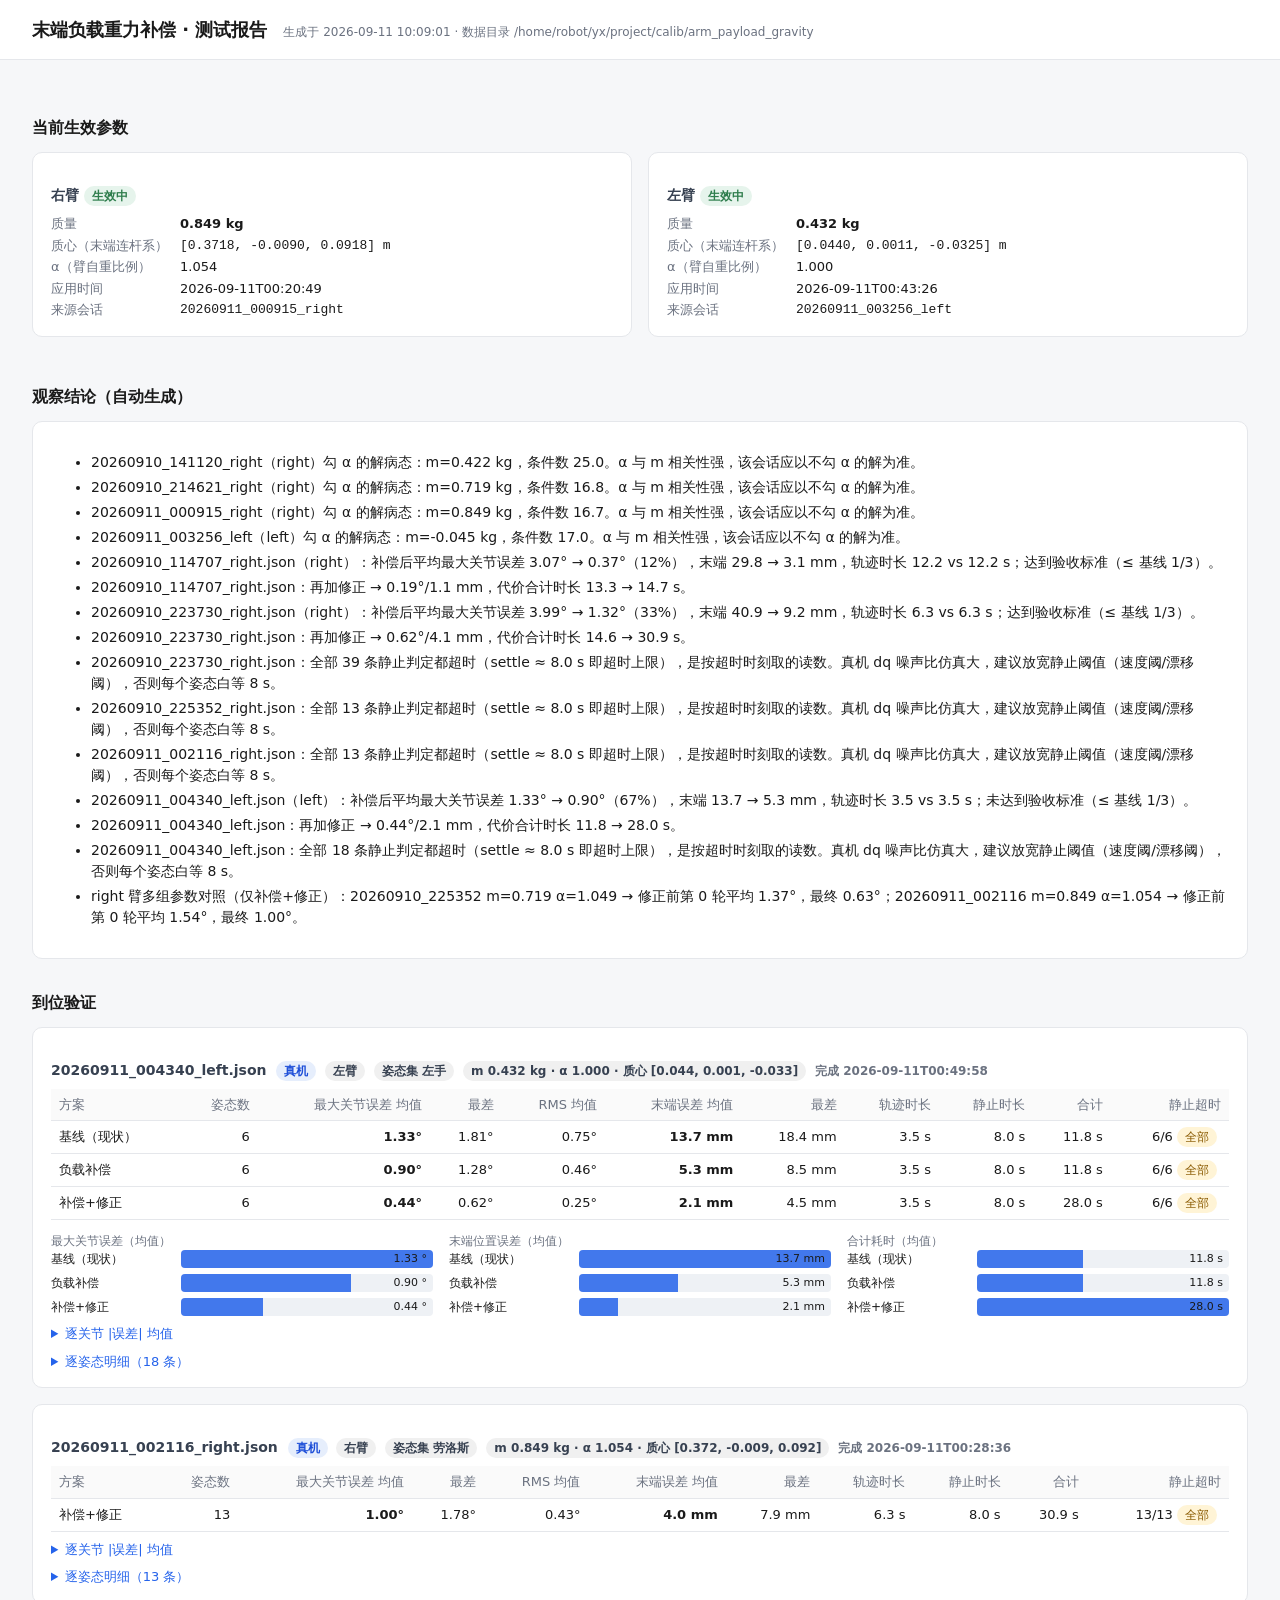
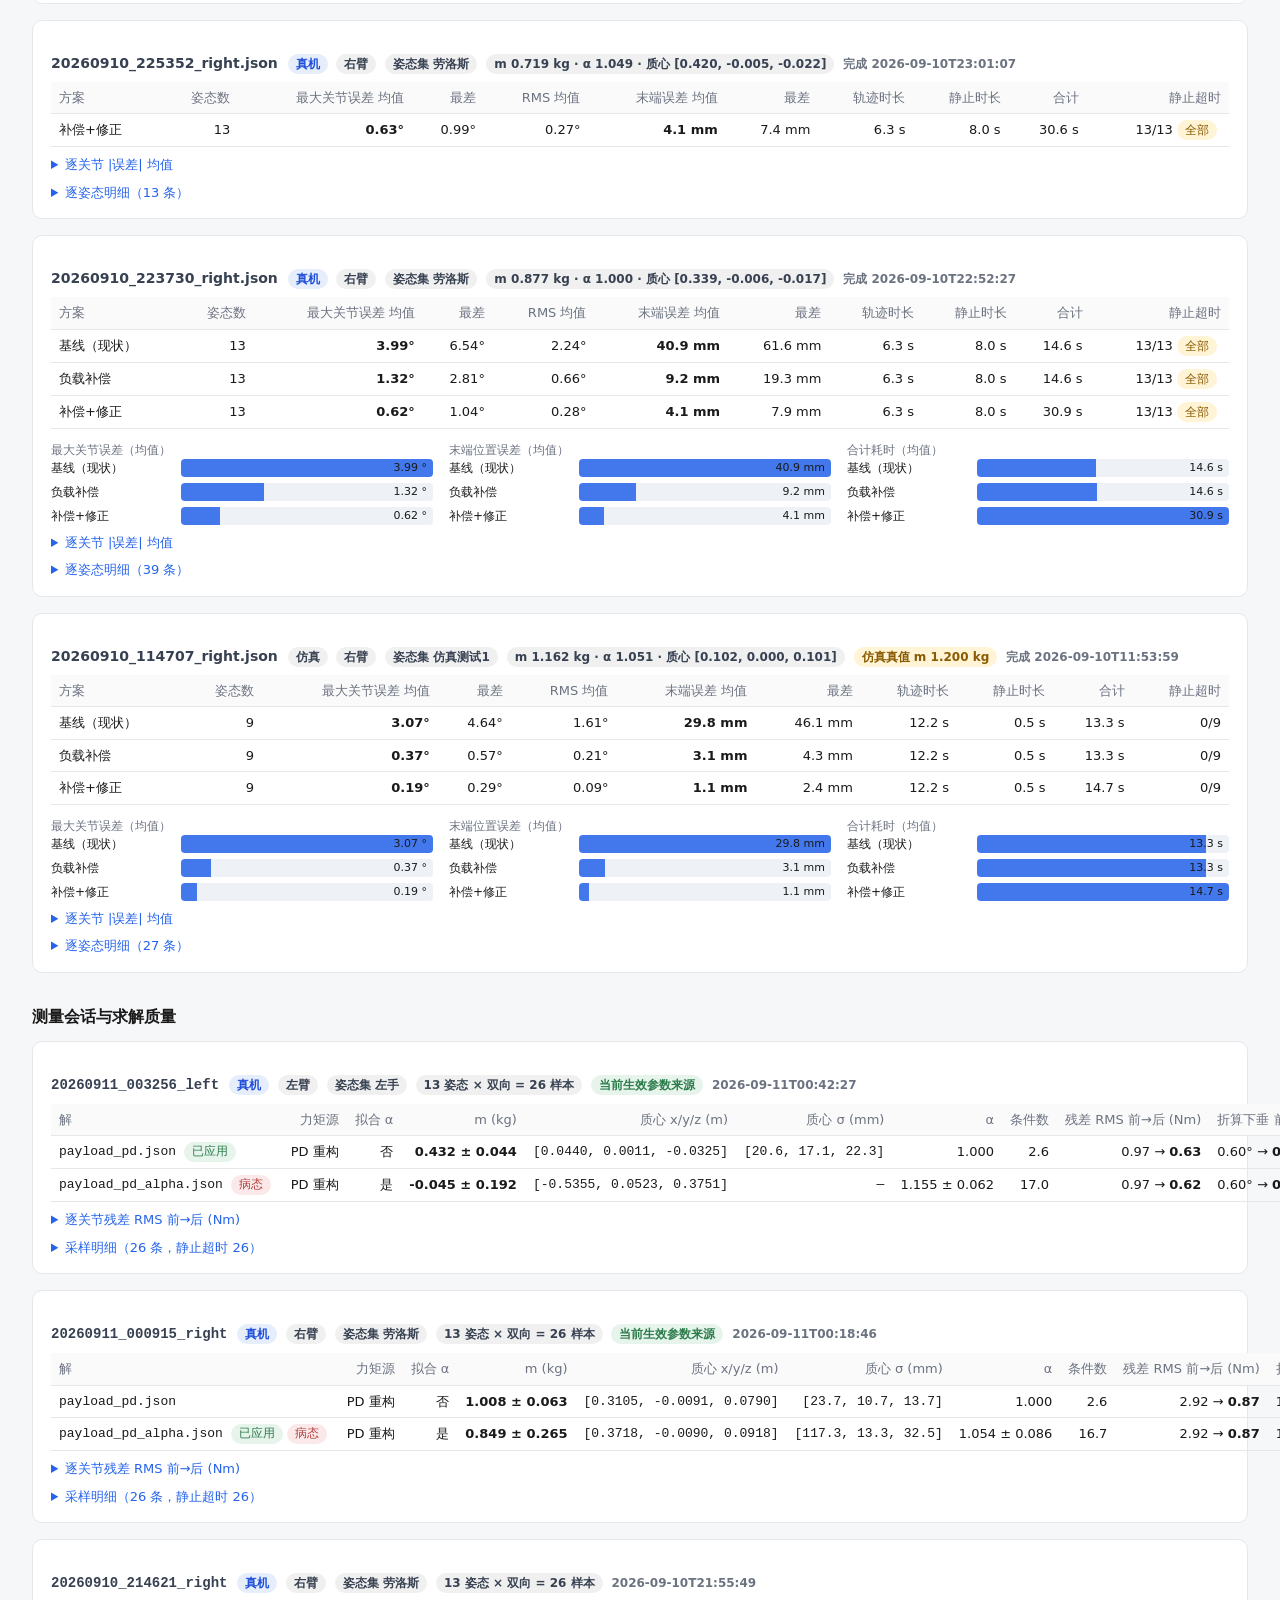
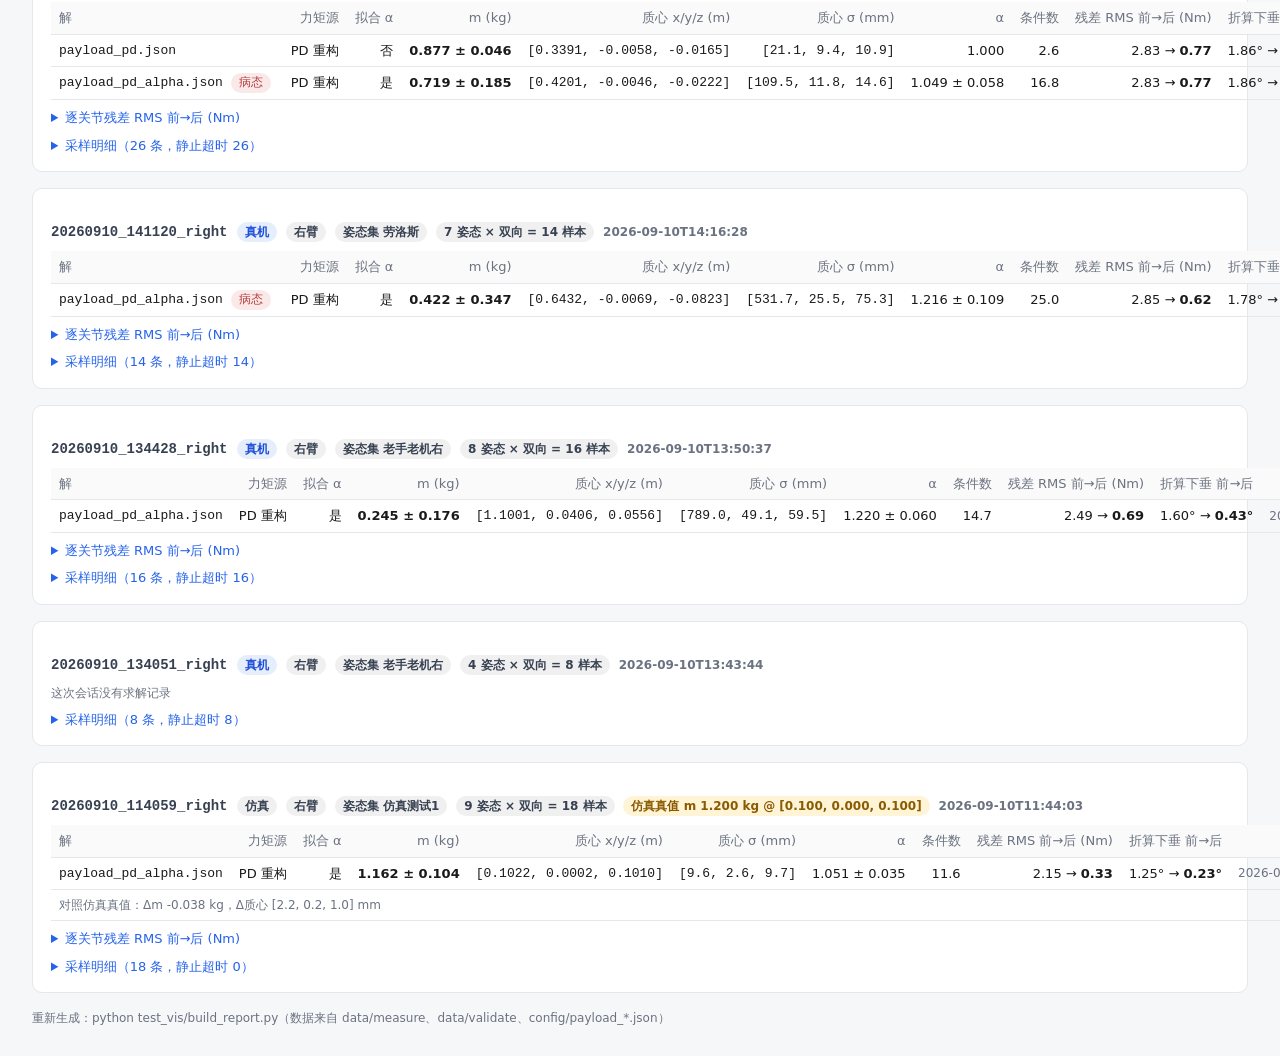
<file: test_vis/report.html>
<!doctype html>
<html lang="zh"><head><meta charset="utf-8">
<title>末端负载重力补偿 — 测试报告</title>
<style>
:root{--bg:#f6f7f9;--card:#fff;--ink:#1a1a1a;--mute:#6b7280;--line:#e5e7eb;--ok:#2e9d5b;--warn:#c98a00;--bad:#d64545;--blue:#2563eb}
*{box-sizing:border-box}body{margin:0;background:var(--bg);color:var(--ink);font:14px/1.5 system-ui,-apple-system,"PingFang SC","Microsoft YaHei",sans-serif}
header{background:#fff;border-bottom:1px solid var(--line);padding:16px 32px;display:flex;align-items:baseline;gap:16px;flex-wrap:wrap}
header h1{margin:0;font-size:18px}header .mute{color:var(--mute);font-size:12px}
main{max-width:1280px;margin:0 auto;padding:24px 32px}
h2{font-size:16px;margin:32px 0 12px}h3{font-size:14px;margin:16px 0 8px;color:#374151}
.card{background:var(--card);border:1px solid var(--line);border-radius:10px;padding:16px 18px;margin-bottom:16px}
table{border-collapse:collapse;width:100%;font-size:13px}th,td{padding:6px 8px;border-bottom:1px solid var(--line);text-align:right;white-space:nowrap}
th{color:var(--mute);font-weight:500;background:#fafafa}td:first-child,th:first-child{text-align:left}
.tag{display:inline-block;padding:1px 8px;border-radius:999px;font-size:12px;background:#f0f0f0;color:#374151;margin-right:4px}
.tag.ok{background:#e6f4ec;color:#2e7d4c}.tag.warn{background:#fff4d6;color:#8a5a00}.tag.bad{background:#fbe9e9;color:#b23b3b}.tag.blue{background:#e6eefc;color:#1d4ed8}
.grid{display:grid;grid-template-columns:repeat(auto-fit,minmax(340px,1fr));gap:16px}
.bar{position:relative;height:18px;background:#eef1f5;border-radius:4px;overflow:hidden}
.bar>i{position:absolute;left:0;top:0;bottom:0;background:var(--blue);opacity:.85}.bar>b{position:absolute;right:6px;top:0;font-size:11px;font-weight:500;line-height:18px}
.bars{display:grid;grid-template-columns:120px 1fr;gap:6px 10px;align-items:center;font-size:12px}
details{margin-top:8px}summary{cursor:pointer;color:var(--blue);font-size:13px}
.kv{display:grid;grid-template-columns:auto 1fr;gap:2px 12px;font-size:13px}.kv div:nth-child(odd){color:var(--mute)}
.small{font-size:12px;color:var(--mute)}ul.find li{margin:4px 0}
.sparks{display:flex;gap:2px;align-items:flex-end;height:28px}.sparks i{display:block;width:6px;background:#93c5fd;border-radius:1px}
.sparks i.to{background:#f59e0b}
.mono{font-family:ui-monospace,Menlo,Consolas,monospace}
</style></head><body>
<header><h1>末端负载重力补偿 · 测试报告</h1><span class="mute" id="meta"></span></header>
<main>
<section><h2>当前生效参数</h2><div class="grid" id="applied"></div></section>
<section><h2>观察结论（自动生成）</h2><div class="card"><ul class="find" id="findings"></ul></div></section>
<section><h2>到位验证</h2><div id="validations"></div></section>
<section><h2>测量会话与求解质量</h2><div id="sessions"></div></section>
<p class="small" id="foot"></p>
</main>
<script id="data" type="application/json">{"generated_at": "2026-09-11 10:09:01", "root": "/home/robot/yx/project/calib/arm_payload_gravity", "applied": {"left": {"mass_kg": 0.432, "com_m": [0.044, 0.0011, -0.0325], "alpha": 1.0, "arm": "left", "applied_at": "2026-09-11T00:43:26", "source_session": "20260911_003256_left"}, "right": {"mass_kg": 0.849, "com_m": [0.3718, -0.009, 0.0918], "alpha": 1.054, "arm": "right", "applied_at": "2026-09-11T00:20:49", "source_session": "20260911_000915_right"}}, "sessions": [{"session": "20260910_114059_right", "arm": "right", "controller": "sim", "poseset": "仿真测试1", "created": "2026-09-10T11:44:03", "n_samples": 18, "n_poses": 9, "opts": {"bidirectional": true, "approach_delta_rad": 0.06, "dwell_s": 0.6, "avg_frames": 25, "return_home": true}, "payload_during_measure": {"mass_kg": 0.0, "com_m": [0.0, 0.0, 0.0], "alpha": 1.0}, "sim_truth": {"payload_mass": 1.2, "payload_com": [0.1, 0.0, 0.1], "arm_mass_scale": 1.04, "friction_scale": 1.0, "tau_noise": 0.03, "q_noise": 5e-05}, "samples": [{"name": "p00", "approach": "+", "settle_s": 0.38656186899970635, "timed_out": false, "err_max_deg": 3.8625391968130707}, {"name": "p00", "approach": "-", "settle_s": 0.39592162200005987, "timed_out": false, "err_max_deg": 3.221246547066804}, {"name": "p01", "approach": "+", "settle_s": 0.38592707400039217, "timed_out": false, "err_max_deg": 4.6520925115680285}, {"name": "p01", "approach": "-", "settle_s": 0.39018298799965123, "timed_out": false, "err_max_deg": 3.854479623796824}, {"name": "p02", "approach": "+", "settle_s": 0.3868830960000196, "timed_out": false, "err_max_deg": 2.7977390621338225}, {"name": "p02", "approach": "-", "settle_s": 0.4377945739997813, "timed_out": false, "err_max_deg": 2.7586528175757477}, {"name": "p03", "approach": "+", "settle_s": 0.3838920939997479, "timed_out": false, "err_max_deg": 2.7788105227222193}, {"name": "p03", "approach": "-", "settle_s": 0.398181988000033, "timed_out": false, "err_max_deg": 2.3760579586041675}, {"name": "p04", "approach": "+", "settle_s": 0.39133766099985223, "timed_out": false, "err_max_deg": 2.304628754721913}, {"name": "p04", "approach": "-", "settle_s": 0.3823011989998122, "timed_out": false, "err_max_deg": 2.2070157117783165}, {"name": "p05", "approach": "+", "settle_s": 0.3995688160002828, "timed_out": false, "err_max_deg": 2.199334664645977}, {"name": "p05", "approach": "-", "settle_s": 0.3942852079999284, "timed_out": false, "err_max_deg": 1.9968891175350842}, {"name": "p06", "approach": "+", "settle_s": 0.3873288570002842, "timed_out": false, "err_max_deg": 2.613597582641743}, {"name": "p06", "approach": "-", "settle_s": 0.388347736000469, "timed_out": false, "err_max_deg": 2.034786469336841}, {"name": "p07", "approach": "+", "settle_s": 0.39335258600021916, "timed_out": false, "err_max_deg": 3.870638833823227}, {"name": "p07", "approach": "-", "settle_s": 0.3847930109996014, "timed_out": false, "err_max_deg": 4.563532722457454}, {"name": "p08", "approach": "+", "settle_s": 0.38632369300012215, "timed_out": false, "err_max_deg": 2.5577588887375944}, {"name": "p08", "approach": "-", "settle_s": 0.38244070100063254, "timed_out": false, "err_max_deg": 3.0804281829016515}], "solves": [{"source": "pd", "fit_alpha": true, "n_samples": 18, "mass_kg": 1.1619948781093983, "mass_std_kg": 0.1040984507018259, "com_m": [0.10224099821719212, 0.00023468450849007432, 0.10103231498409049], "com_std_m": [0.00960414301092605, 0.002568268338835107, 0.009667078220030493], "alpha": 1.051112534533991, "alpha_std": 0.03450214519257749, "regressor_cond": 11.571252979805585, "residual_rms_before_nm": 2.150866209066292, "residual_rms_after_nm": 0.3345196847197177, "residual_per_joint_before_nm": [3.1623854030821468, 3.2575434717258407, 2.356225018178608, 2.013053829307344, 0.6915179264335415, 1.0821826284086629, 0.719589395088319], "residual_per_joint_after_nm": [0.4957439233635966, 0.4952322664922364, 0.32480026716373817, 0.32518501735530336, 0.10823976734508568, 0.24834941482074047, 0.08759630579630283], "sag_est_before_deg": 1.251151345288958, "sag_est_after_deg": 0.22751935975741622, "solved_at": "2026-09-10T11:45:01", "sim_error": {"mass_kg": -0.03800512189060168, "com_mm": [2.2409982171921197, 0.23468450849007433, 1.0323149840904822]}, "file": "payload_pd_alpha.json", "per_sample_rms_nm": {"p00+": 0.4121299422796626, "p00-": 0.4083763354489236, "p01+": 0.3355076961855477, "p01-": 0.3189777297355619, "p02+": 0.3082795299306862, "p02-": 0.3354651369847276, "p03+": 0.34664898152593404, "p03-": 0.30947560250874084, "p04+": 0.32798300317405876, "p04-": 0.33550311719555603, "p05+": 0.29850055944106174, "p05-": 0.3087789053865805, "p06+": 0.3273597824393906, "p06-": 0.32154553912636136, "p07+": 0.32444001371642617, "p07-": 0.3237794260316993, "p08+": 0.3027560482639969, "p08-": 0.35059865728004036}}], "is_applied_source": false}, {"session": "20260910_134051_right", "arm": "right", "controller": "h2", "poseset": "老手老机右", "created": "2026-09-10T13:43:44", "n_samples": 8, "n_poses": 4, "opts": {"bidirectional": true, "approach_delta_rad": 0.06, "dwell_s": 0.6, "avg_frames": 25, "return_home": true}, "payload_during_measure": {"mass_kg": 0.0, "com_m": [0.0, 0.0, 0.0], "alpha": 1.0}, "sim_truth": null, "samples": [{"name": "p00", "approach": "+", "settle_s": 8.008794633000036, "timed_out": true, "err_max_deg": 3.0886465449403944}, {"name": "p00", "approach": "-", "settle_s": 8.008944980000024, "timed_out": true, "err_max_deg": 2.2589623180076117}, {"name": "p01", "approach": "+", "settle_s": 8.010213384999986, "timed_out": true, "err_max_deg": 9.914549057084384}, {"name": "p01", "approach": "-", "settle_s": 8.00808298600009, "timed_out": true, "err_max_deg": 9.855467920763774}, {"name": "p02", "approach": "+", "settle_s": 8.000220272000092, "timed_out": true, "err_max_deg": 2.947806537241793}, {"name": "p02", "approach": "-", "settle_s": 8.002563585000075, "timed_out": true, "err_max_deg": 3.337042379426794}, {"name": "p03", "approach": "+", "settle_s": 8.008410877000074, "timed_out": true, "err_max_deg": 11.825027915875918}, {"name": "p03", "approach": "-", "settle_s": 8.002677823999989, "timed_out": true, "err_max_deg": 3.915849857014157}], "solves": [], "is_applied_source": false}, {"session": "20260910_134428_right", "arm": "right", "controller": "h2", "poseset": "老手老机右", "created": "2026-09-10T13:50:37", "n_samples": 16, "n_poses": 8, "opts": {"bidirectional": true, "approach_delta_rad": 0.06, "dwell_s": 0.6, "avg_frames": 25, "return_home": true}, "payload_during_measure": {"mass_kg": 0.0, "com_m": [0.0, 0.0, 0.0], "alpha": 1.0}, "sim_truth": null, "samples": [{"name": "p00", "approach": "+", "settle_s": 8.008640955999908, "timed_out": true, "err_max_deg": 3.0451894663461885}, {"name": "p00", "approach": "-", "settle_s": 8.001055119999933, "timed_out": true, "err_max_deg": 2.2455751472343866}, {"name": "p01", "approach": "+", "settle_s": 8.011305307000043, "timed_out": true, "err_max_deg": 4.958007134905776}, {"name": "p01", "approach": "-", "settle_s": 8.026777210999967, "timed_out": true, "err_max_deg": 2.4731157082003947}, {"name": "p02", "approach": "+", "settle_s": 8.007996523999964, "timed_out": true, "err_max_deg": 2.950248329870073}, {"name": "p02", "approach": "-", "settle_s": 8.002667618000032, "timed_out": true, "err_max_deg": 3.3514617625383374}, {"name": "p03", "approach": "+", "settle_s": 8.013923679999948, "timed_out": true, "err_max_deg": 4.858231547368327}, {"name": "p03", "approach": "-", "settle_s": 8.019716070999948, "timed_out": true, "err_max_deg": 3.8089130002738525}, {"name": "p04", "approach": "+", "settle_s": 8.002570930000047, "timed_out": true, "err_max_deg": 3.5915334862032315}, {"name": "p04", "approach": "-", "settle_s": 8.01609754499998, "timed_out": true, "err_max_deg": 2.7917319947730785}, {"name": "p05", "approach": "+", "settle_s": 8.017396393000013, "timed_out": true, "err_max_deg": 3.2875084195099133}, {"name": "p05", "approach": "-", "settle_s": 8.003797338000027, "timed_out": true, "err_max_deg": 2.614598182480257}, {"name": "p06", "approach": "+", "settle_s": 8.000171145000081, "timed_out": true, "err_max_deg": 3.8664228018521283}, {"name": "p06", "approach": "-", "settle_s": 8.019849196999985, "timed_out": true, "err_max_deg": 2.4609854030201204}, {"name": "p07", "approach": "+", "settle_s": 8.023202031999972, "timed_out": true, "err_max_deg": 4.152126843416201}, {"name": "p07", "approach": "-", "settle_s": 8.01140936000013, "timed_out": true, "err_max_deg": 2.0915748840392445}], "solves": [{"source": "pd", "fit_alpha": true, "n_samples": 16, "mass_kg": 0.24531693946835526, "mass_std_kg": 0.1757396118276807, "com_m": [1.1001200585008701, 0.04063658031688613, 0.0556239302963038], "com_std_m": [0.7889638028497362, 0.04905147287360797, 0.05953687413548291], "alpha": 1.2200973336436958, "alpha_std": 0.05951447961739454, "regressor_cond": 14.68433241001092, "residual_rms_before_nm": 2.4852764558890588, "residual_rms_after_nm": 0.692452559260217, "residual_per_joint_before_nm": [4.898030644005847, 0.5920491744493328, 1.8799166013866095, 2.8020786418904096, 1.617588737244262, 1.1407934172827394, 1.8950548629278268], "residual_per_joint_after_nm": [1.430485347860222, 0.2371931178589101, 0.27781222740041783, 0.5803554070005256, 0.5913861564200005, 0.6072016255549935, 0.3485132565197252], "sag_est_before_deg": 1.6027415458699026, "sag_est_after_deg": 0.43490102616028137, "solved_at": "2026-09-10T13:52:07", "sim_error": null, "file": "payload_pd_alpha.json", "per_sample_rms_nm": {"p00+": 0.6063929528688629, "p00-": 0.4791695588772795, "p01+": 1.3135218631088916, "p01-": 0.6580369475259751, "p02+": 0.4418507820354717, "p02-": 0.527455664173505, "p03+": 0.7602225681222063, "p03-": 0.3940669895577871, "p04+": 0.6423722639882483, "p04-": 0.38068625690912794, "p05+": 0.4697453119572855, "p05-": 0.9562960609855787, "p06+": 0.7595031830685254, "p06-": 0.5451435150129927, "p07+": 0.825029662081704, "p07-": 0.6797678850409082}}], "is_applied_source": false}, {"session": "20260910_141120_right", "arm": "right", "controller": "h2", "poseset": "劳洛斯", "created": "2026-09-10T14:16:28", "n_samples": 14, "n_poses": 7, "opts": {"bidirectional": true, "approach_delta_rad": 0.06, "dwell_s": 1.5, "avg_frames": 25, "return_home": true}, "payload_during_measure": {"mass_kg": 0.0, "com_m": [0.0, 0.0, 0.0], "alpha": 1.0}, "sim_truth": null, "samples": [{"name": "p00", "approach": "+", "settle_s": 8.019264121000106, "timed_out": true, "err_max_deg": 1.1564172664773527}, {"name": "p00", "approach": "-", "settle_s": 8.003478663999886, "timed_out": true, "err_max_deg": 1.296435542586343}, {"name": "p01", "approach": "+", "settle_s": 8.004434203000073, "timed_out": true, "err_max_deg": 2.6265957665664645}, {"name": "p01", "approach": "-", "settle_s": 8.014455188999818, "timed_out": true, "err_max_deg": 1.900811327624447}, {"name": "p02", "approach": "+", "settle_s": 8.011580001999846, "timed_out": true, "err_max_deg": 4.85521455227155}, {"name": "p02", "approach": "-", "settle_s": 8.012764267999955, "timed_out": true, "err_max_deg": 3.381580748273789}, {"name": "p03", "approach": "+", "settle_s": 8.015657219999866, "timed_out": true, "err_max_deg": 4.906306045850531}, {"name": "p03", "approach": "-", "settle_s": 8.01694594799983, "timed_out": true, "err_max_deg": 3.9136336726375585}, {"name": "p04", "approach": "+", "settle_s": 8.014419662999899, "timed_out": true, "err_max_deg": 3.888612862495597}, {"name": "p04", "approach": "-", "settle_s": 8.007929366000099, "timed_out": true, "err_max_deg": 3.018845177825356}, {"name": "p05", "approach": "+", "settle_s": 8.009903758999826, "timed_out": true, "err_max_deg": 3.3679171335169262}, {"name": "p05", "approach": "-", "settle_s": 8.020369108000068, "timed_out": true, "err_max_deg": 3.0241427580595865}, {"name": "p06", "approach": "+", "settle_s": 8.00983652099967, "timed_out": true, "err_max_deg": 5.532403753098471}, {"name": "p06", "approach": "-", "settle_s": 8.021904789000018, "timed_out": true, "err_max_deg": 3.989436698835911}], "solves": [{"source": "pd", "fit_alpha": true, "n_samples": 14, "mass_kg": 0.4216815189798346, "mass_std_kg": 0.34717338375043344, "com_m": [0.6431652607356, -0.0068782375607750225, -0.08227002604656147], "com_std_m": [0.5316859354052915, 0.025543469926918035, 0.07532870780671902], "alpha": 1.2156555698599005, "alpha_std": 0.10925514991855868, "regressor_cond": 25.016386951975814, "residual_rms_before_nm": 2.8544019912384666, "residual_rms_after_nm": 0.6185142267413447, "residual_per_joint_before_nm": [5.22670545200869, 2.938843429415067, 1.3223130574235558, 3.53627259066726, 1.0281848570342882, 2.2213368233543576, 0.912571897478425], "residual_per_joint_after_nm": [1.210617078173109, 0.41677865366382044, 0.3341168345343472, 0.32759433447394937, 0.658899384697726, 0.5043559690864887, 0.3621399382130985], "sag_est_before_deg": 1.784292894108201, "sag_est_after_deg": 0.40522649154762247, "solved_at": "2026-09-10T14:38:23", "sim_error": null, "file": "payload_pd_alpha.json", "per_sample_rms_nm": {"p00+": 0.4990044187242765, "p00-": 0.511303719933967, "p01+": 0.4422982917891694, "p01-": 0.46773218582413606, "p02+": 0.7340915275495121, "p02-": 0.4463263194423945, "p03+": 0.5153197169759688, "p03-": 0.55750875101819, "p04+": 0.861949593111891, "p04-": 0.9835813367944609, "p05+": 0.49329191610882667, "p05-": 0.45277476497319097, "p06+": 0.8230477270729025, "p06-": 0.5295214992200278}}], "is_applied_source": false}, {"session": "20260910_214621_right", "arm": "right", "controller": "h2", "poseset": "劳洛斯", "created": "2026-09-10T21:55:49", "n_samples": 26, "n_poses": 13, "opts": {"bidirectional": true, "approach_delta_rad": 0.06, "dwell_s": 0.6, "avg_frames": 25, "return_home": true}, "payload_during_measure": {"mass_kg": 0.0, "com_m": [0.0, 0.0, 0.0], "alpha": 1.0}, "sim_truth": null, "samples": [{"name": "p00", "approach": "+", "settle_s": 8.001573336000007, "timed_out": true, "err_max_deg": 1.2106165250886964}, {"name": "p00", "approach": "-", "settle_s": 8.00351229399999, "timed_out": true, "err_max_deg": 0.917749364433326}, {"name": "p01", "approach": "+", "settle_s": 8.005385697000037, "timed_out": true, "err_max_deg": 2.803063949057499}, {"name": "p01", "approach": "-", "settle_s": 8.004451127999971, "timed_out": true, "err_max_deg": 2.0463797343103436}, {"name": "p02", "approach": "+", "settle_s": 8.001309343000003, "timed_out": true, "err_max_deg": 4.065173401165345}, {"name": "p02", "approach": "-", "settle_s": 8.01650061500004, "timed_out": true, "err_max_deg": 3.9704489226610233}, {"name": "p03", "approach": "+", "settle_s": 8.020847274000005, "timed_out": true, "err_max_deg": 4.9639255216887594}, {"name": "p03", "approach": "-", "settle_s": 8.016290124000022, "timed_out": true, "err_max_deg": 3.9971293201463793}, {"name": "p04", "approach": "+", "settle_s": 8.023259629999984, "timed_out": true, "err_max_deg": 3.857363039495496}, {"name": "p04", "approach": "-", "settle_s": 8.017384494999988, "timed_out": true, "err_max_deg": 2.9848564489680802}, {"name": "p05", "approach": "+", "settle_s": 8.007433096, "timed_out": true, "err_max_deg": 3.5549476811865164}, {"name": "p05", "approach": "-", "settle_s": 8.015940276000038, "timed_out": true, "err_max_deg": 2.871364232931095}, {"name": "p06", "approach": "+", "settle_s": 8.004010526999991, "timed_out": true, "err_max_deg": 5.214533579315248}, {"name": "p06", "approach": "-", "settle_s": 8.019910519000007, "timed_out": true, "err_max_deg": 3.9581851682885176}, {"name": "p07", "approach": "+", "settle_s": 8.006315822000033, "timed_out": true, "err_max_deg": 4.566039227161444}, {"name": "p07", "approach": "-", "settle_s": 8.017060417000039, "timed_out": true, "err_max_deg": 4.462698465019151}, {"name": "p08", "approach": "+", "settle_s": 8.00477889199999, "timed_out": true, "err_max_deg": 3.917279854925213}, {"name": "p08", "approach": "-", "settle_s": 8.019870985000011, "timed_out": true, "err_max_deg": 2.938124426079695}, {"name": "p09", "approach": "+", "settle_s": 8.000261922999925, "timed_out": true, "err_max_deg": 3.8540680819274242}, {"name": "p09", "approach": "-", "settle_s": 8.00192558599997, "timed_out": true, "err_max_deg": 2.764610789395006}, {"name": "p10", "approach": "+", "settle_s": 8.019900280999991, "timed_out": true, "err_max_deg": 2.8780147955025406}, {"name": "p10", "approach": "-", "settle_s": 8.001348749000044, "timed_out": true, "err_max_deg": 2.14051397737301}, {"name": "p11", "approach": "+", "settle_s": 8.004337533000012, "timed_out": true, "err_max_deg": 3.589929580747611}, {"name": "p11", "approach": "-", "settle_s": 8.007546219000005, "timed_out": true, "err_max_deg": 4.2533048742423425}, {"name": "p12", "approach": "+", "settle_s": 8.004524864000018, "timed_out": true, "err_max_deg": 2.699501616124944}, {"name": "p12", "approach": "-", "settle_s": 8.014194484999962, "timed_out": true, "err_max_deg": 4.962376109121583}], "solves": [{"source": "pd", "fit_alpha": false, "n_samples": 26, "mass_kg": 0.8766128853209597, "mass_std_kg": 0.04576744356834537, "com_m": [0.3390723135378149, -0.005818635055893937, -0.01651662196061657], "com_std_m": [0.02113227981600832, 0.009430105507213299, 0.010929519254968557], "alpha": 1.0, "alpha_std": null, "regressor_cond": 2.577207544920314, "residual_rms_before_nm": 2.827930471494701, "residual_rms_after_nm": 0.7720937918261714, "residual_per_joint_before_nm": [4.6055236437064595, 3.4206974325964454, 1.6120456401129089, 3.477229218076902, 1.2849495157776896, 1.9685085954949697, 1.68889927871881], "residual_per_joint_after_nm": [1.659751484913645, 0.560827426952968, 0.3513600240613549, 0.38975781354875183, 0.6010511314076163, 0.500468605769686, 0.4652988947781251], "sag_est_before_deg": 1.8617989311277963, "sag_est_after_deg": 0.4560147924523115, "solved_at": "2026-09-10T22:37:20", "sim_error": null, "file": "payload_pd.json", "per_sample_rms_nm": {"p00+": 0.5253494903347115, "p00-": 0.5074542099302698, "p01+": 0.5281453868985158, "p01-": 0.4507352646649375, "p02+": 0.47772456987809514, "p02-": 0.48245188045485493, "p03+": 0.7788459593238684, "p03-": 0.5810138662909754, "p04+": 1.054672956111245, "p04-": 0.7248748599377616, "p05+": 0.8199274771441488, "p05-": 0.2874665371414404, "p06+": 0.8651619025930376, "p06-": 0.5269367488329606, "p07+": 1.1632139386456177, "p07-": 0.5395584287892632, "p08+": 1.0908820472363132, "p08-": 0.4880171086144691, "p09+": 1.095395956629603, "p09-": 0.45025835572308603, "p10+": 0.337352551557676, "p10-": 0.595983531690324, "p11+": 0.8328808829935996, "p11-": 0.7406379222661555, "p12+": 0.5236268398793131, "p12-": 1.7886593814527578}}, {"source": "pd", "fit_alpha": true, "n_samples": 26, "mass_kg": 0.7185653023013322, "mass_std_kg": 0.18536105738362443, "com_m": [0.4201455057109114, -0.004606344898449622, -0.022175833574731664], "com_std_m": [0.10947374524259289, 0.011823034238651959, 0.014615665460706055], "alpha": 1.0492016897497891, "alpha_std": 0.05761232837792535, "regressor_cond": 16.80884941329057, "residual_rms_before_nm": 2.827930471494701, "residual_rms_after_nm": 0.7689454647761201, "residual_per_joint_before_nm": [4.6055236437064595, 3.4206974325964454, 1.6120456401129089, 3.477229218076902, 1.2849495157776896, 1.9685085954949697, 1.68889927871881], "residual_per_joint_after_nm": [1.6509728581399397, 0.5551457668423722, 0.3541541750172477, 0.3991182791533271, 0.6013715793118956, 0.5015916566598165, 0.4550594982739016], "sag_est_before_deg": 1.8617989311277963, "sag_est_after_deg": 0.45511569104309096, "solved_at": "2026-09-10T22:53:37", "sim_error": null, "file": "payload_pd_alpha.json", "per_sample_rms_nm": {"p00+": 0.5257089972293522, "p00-": 0.5096527891394191, "p01+": 0.5370957479450204, "p01-": 0.4498628287538415, "p02+": 0.4802743675224021, "p02-": 0.46959290828966654, "p03+": 0.7685049303104607, "p03-": 0.5809935220106746, "p04+": 1.0475753681046198, "p04-": 0.7346809683263823, "p05+": 0.8137670430864027, "p05-": 0.2948284256385034, "p06+": 0.8521821872618575, "p06-": 0.5216656263347129, "p07+": 1.170615003278311, "p07-": 0.5237217933704098, "p08+": 1.0679100759582756, "p08-": 0.5052239021423471, "p09+": 1.1152740081046644, "p09-": 0.47878301500794673, "p10+": 0.3326279893106794, "p10-": 0.5772791664386897, "p11+": 0.8509786862239274, "p11-": 0.7322218081765591, "p12+": 0.5239119803390028, "p12-": 1.7578907975222269}}], "is_applied_source": false}, {"session": "20260911_000915_right", "arm": "right", "controller": "h2", "poseset": "劳洛斯", "created": "2026-09-11T00:18:46", "n_samples": 26, "n_poses": 13, "opts": {"bidirectional": true, "approach_delta_rad": 0.06, "dwell_s": 0.6, "avg_frames": 25, "return_home": true}, "payload_during_measure": {"mass_kg": 0.0, "com_m": [0.0, 0.0, 0.0], "alpha": 1.0}, "sim_truth": null, "samples": [{"name": "p00", "approach": "+", "settle_s": 8.007104827000148, "timed_out": true, "err_max_deg": 1.9230180621257202}, {"name": "p00", "approach": "-", "settle_s": 8.021929225999884, "timed_out": true, "err_max_deg": 2.3136434109479196}, {"name": "p01", "approach": "+", "settle_s": 8.018104456000401, "timed_out": true, "err_max_deg": 3.6443300162971806}, {"name": "p01", "approach": "-", "settle_s": 8.000088800000412, "timed_out": true, "err_max_deg": 3.730267456434281}, {"name": "p02", "approach": "+", "settle_s": 8.006233702999452, "timed_out": true, "err_max_deg": 4.5793346739582725}, {"name": "p02", "approach": "-", "settle_s": 8.002911626000241, "timed_out": true, "err_max_deg": 4.602284109569515}, {"name": "p03", "approach": "+", "settle_s": 8.013308685000084, "timed_out": true, "err_max_deg": 4.9243753112998006}, {"name": "p03", "approach": "-", "settle_s": 8.013331606000065, "timed_out": true, "err_max_deg": 4.156795237279182}, {"name": "p04", "approach": "+", "settle_s": 8.00424573700002, "timed_out": true, "err_max_deg": 3.1332417516163766}, {"name": "p04", "approach": "-", "settle_s": 8.003183975999491, "timed_out": true, "err_max_deg": 2.9296269822691263}, {"name": "p05", "approach": "+", "settle_s": 8.019187404999684, "timed_out": true, "err_max_deg": 3.6843421999178227}, {"name": "p05", "approach": "-", "settle_s": 8.023753630999636, "timed_out": true, "err_max_deg": 2.9592441949873916}, {"name": "p06", "approach": "+", "settle_s": 8.000172324999767, "timed_out": true, "err_max_deg": 5.819510754859957}, {"name": "p06", "approach": "-", "settle_s": 8.011942536000788, "timed_out": true, "err_max_deg": 5.194999238289011}, {"name": "p07", "approach": "+", "settle_s": 8.015609787999892, "timed_out": true, "err_max_deg": 4.618221872420341}, {"name": "p07", "approach": "-", "settle_s": 8.006426423999983, "timed_out": true, "err_max_deg": 4.179780477288471}, {"name": "p08", "approach": "+", "settle_s": 8.012631382999643, "timed_out": true, "err_max_deg": 3.8458702271527296}, {"name": "p08", "approach": "-", "settle_s": 8.005471171999488, "timed_out": true, "err_max_deg": 3.7527579273755656}, {"name": "p09", "approach": "+", "settle_s": 8.013298905999363, "timed_out": true, "err_max_deg": 3.5152019066355815}, {"name": "p09", "approach": "-", "settle_s": 8.01230267200026, "timed_out": true, "err_max_deg": 3.3345265228567773}, {"name": "p10", "approach": "+", "settle_s": 8.017729750000399, "timed_out": true, "err_max_deg": 3.425271749918765}, {"name": "p10", "approach": "-", "settle_s": 8.029305599000509, "timed_out": true, "err_max_deg": 2.6818799193116076}, {"name": "p11", "approach": "+", "settle_s": 8.02017224500014, "timed_out": true, "err_max_deg": 4.065430275290974}, {"name": "p11", "approach": "-", "settle_s": 8.011850034000418, "timed_out": true, "err_max_deg": 3.5707785846349545}, {"name": "p12", "approach": "+", "settle_s": 8.033407646999876, "timed_out": true, "err_max_deg": 2.6692882743313926}, {"name": "p12", "approach": "-", "settle_s": 8.00580023099974, "timed_out": true, "err_max_deg": 3.4875079978698516}], "solves": [{"source": "pd", "fit_alpha": false, "n_samples": 26, "mass_kg": 1.008180879342729, "mass_std_kg": 0.06324436119765457, "com_m": [0.3104990604271335, -0.009068330080213256, 0.0790186308875042], "com_std_m": [0.023723853281239375, 0.010743002274948357, 0.013672221399485467], "alpha": 1.0, "alpha_std": null, "regressor_cond": 2.5641023520888027, "residual_rms_before_nm": 2.9236521502791377, "residual_rms_after_nm": 0.872509099972018, "residual_per_joint_before_nm": [5.136268655624456, 3.1229558165923614, 1.802125073795605, 3.4222709453534534, 1.3025876654638708, 2.023781463809387, 1.716993095849294], "residual_per_joint_after_nm": [1.698901298616, 1.0897912909770298, 0.5146635549545369, 0.4144226332897361, 0.5205874935629627, 0.6351081404793276, 0.37946784326321453], "sag_est_before_deg": 1.9426512106445417, "sag_est_after_deg": 0.5190023930904283, "solved_at": "2026-09-11T00:20:25", "sim_error": null, "file": "payload_pd.json", "per_sample_rms_nm": {"p00+": 0.7478310522336966, "p00-": 1.0140029280983418, "p01+": 0.7988768084340764, "p01-": 0.9124440329972153, "p02+": 0.6158582773776198, "p02-": 0.6060564620423625, "p03+": 0.7131399057664012, "p03-": 0.8573099179423319, "p04+": 0.7204692911151893, "p04-": 1.1619071012345108, "p05+": 1.0009446488837237, "p05-": 0.7729234541919229, "p06+": 1.166213219244195, "p06-": 0.9157343036413114, "p07+": 0.9177119052497494, "p07-": 1.1033316724059927, "p08+": 0.6834667302116297, "p08-": 0.7221402990022675, "p09+": 0.9543685298761437, "p09-": 0.6817790664149352, "p10+": 0.9347447795548668, "p10-": 0.9362645915233972, "p11+": 1.0913931910576207, "p11-": 0.8631718037742336, "p12+": 0.7218651437142558, "p12-": 0.6680398388399104}}, {"source": "pd", "fit_alpha": true, "n_samples": 26, "mass_kg": 0.8487954216020321, "mass_std_kg": 0.2649681512383061, "com_m": [0.3717951103600982, -0.008969248641540802, 0.09178415993131024], "com_std_m": [0.11732301691078255, 0.013333882409416601, 0.03252757389216254], "alpha": 1.0535840744360383, "alpha_std": 0.08560671655440551, "regressor_cond": 16.682886179897594, "residual_rms_before_nm": 2.9236521502791377, "residual_rms_after_nm": 0.8746994828191064, "residual_per_joint_before_nm": [5.136268655624456, 3.1229558165923614, 1.802125073795605, 3.4222709453534534, 1.3025876654638708, 2.023781463809387, 1.716993095849294], "residual_per_joint_after_nm": [1.6831745734990804, 1.1338531922211315, 0.5084051216002448, 0.41037509894821855, 0.5209855838535667, 0.6315919926804985, 0.37386719168274163], "sag_est_before_deg": 1.9426512106445417, "sag_est_after_deg": 0.5178024783497688, "solved_at": "2026-09-11T00:20:45", "sim_error": null, "file": "payload_pd_alpha.json", "per_sample_rms_nm": {"p00+": 0.7506053899867565, "p00-": 1.016883528267439, "p01+": 0.8073119961868346, "p01-": 0.9160459161830399, "p02+": 0.6040871365041738, "p02-": 0.5972834418868129, "p03+": 0.6937193547042027, "p03-": 0.8590080155487297, "p04+": 0.712408873192894, "p04-": 1.1740260027211973, "p05+": 0.9884360875726306, "p05-": 0.7765404577484832, "p06+": 1.1360076977146498, "p06-": 0.8877281198071001, "p07+": 0.9186242120445139, "p07-": 1.1386491719772556, "p08+": 0.6678569985135245, "p08-": 0.7721991134608788, "p09+": 0.9612487219316271, "p09-": 0.723991866355185, "p10+": 0.933696793985306, "p10-": 0.9261347317726047, "p11+": 1.0932682519688046, "p11-": 0.887461402999111, "p12+": 0.7539826034784591, "p12-": 0.6381597503053509}}], "is_applied_source": true}, {"session": "20260911_003256_left", "arm": "left", "controller": "h2", "poseset": "左手", "created": "2026-09-11T00:42:27", "n_samples": 26, "n_poses": 13, "opts": {"bidirectional": true, "approach_delta_rad": 0.06, "dwell_s": 0.6, "avg_frames": 25, "return_home": true}, "payload_during_measure": {"mass_kg": 0.0, "com_m": [0.0, 0.0, 0.0], "alpha": 1.0}, "sim_truth": null, "samples": [{"name": "p00", "approach": "+", "settle_s": 8.021306913999979, "timed_out": true, "err_max_deg": 0.8453815507323733}, {"name": "p00", "approach": "-", "settle_s": 8.012279919999855, "timed_out": true, "err_max_deg": 0.8017752007785732}, {"name": "p01", "approach": "+", "settle_s": 8.015116843000214, "timed_out": true, "err_max_deg": 1.0022403830597058}, {"name": "p01", "approach": "-", "settle_s": 8.002358968999943, "timed_out": true, "err_max_deg": 1.0040171890168068}, {"name": "p02", "approach": "+", "settle_s": 8.017841514999418, "timed_out": true, "err_max_deg": 1.9914442993321415}, {"name": "p02", "approach": "-", "settle_s": 8.018690666999646, "timed_out": true, "err_max_deg": 1.0720103370419225}, {"name": "p03", "approach": "+", "settle_s": 8.001590193000084, "timed_out": true, "err_max_deg": 1.9751576842962397}, {"name": "p03", "approach": "-", "settle_s": 8.012467242999264, "timed_out": true, "err_max_deg": 1.4951763856573486}, {"name": "p04", "approach": "+", "settle_s": 8.016791050999927, "timed_out": true, "err_max_deg": 1.7704482574695826}, {"name": "p04", "approach": "-", "settle_s": 8.018733175000307, "timed_out": true, "err_max_deg": 1.1076660926846353}, {"name": "p05", "approach": "+", "settle_s": 8.023063122000167, "timed_out": true, "err_max_deg": 2.060317875680136}, {"name": "p05", "approach": "-", "settle_s": 8.02218356100002, "timed_out": true, "err_max_deg": 1.4427425424332343}, {"name": "p06", "approach": "+", "settle_s": 8.022115437999673, "timed_out": true, "err_max_deg": 1.7775209172623017}, {"name": "p06", "approach": "-", "settle_s": 8.00884188100099, "timed_out": true, "err_max_deg": 1.1813307800848136}, {"name": "p07", "approach": "+", "settle_s": 8.010293498000465, "timed_out": true, "err_max_deg": 1.3291589310885499}, {"name": "p07", "approach": "-", "settle_s": 8.014358678999997, "timed_out": true, "err_max_deg": 1.2962295959904098}, {"name": "p08", "approach": "+", "settle_s": 8.018238102000396, "timed_out": true, "err_max_deg": 1.1236973957957757}, {"name": "p08", "approach": "-", "settle_s": 8.015106258000742, "timed_out": true, "err_max_deg": 1.059801913758678}, {"name": "p09", "approach": "+", "settle_s": 8.010177840000324, "timed_out": true, "err_max_deg": 1.5435218074178922}, {"name": "p09", "approach": "-", "settle_s": 8.002202702999057, "timed_out": true, "err_max_deg": 1.3525603517360414}, {"name": "p10", "approach": "+", "settle_s": 8.006902638999236, "timed_out": true, "err_max_deg": 1.133725948410599}, {"name": "p10", "approach": "-", "settle_s": 8.019033390999539, "timed_out": true, "err_max_deg": 1.0580569009661203}, {"name": "p11", "approach": "+", "settle_s": 8.001204811000207, "timed_out": true, "err_max_deg": 0.7832725445609945}, {"name": "p11", "approach": "-", "settle_s": 8.005614056999548, "timed_out": true, "err_max_deg": 1.5107687709769546}, {"name": "p12", "approach": "+", "settle_s": 8.00782431100015, "timed_out": true, "err_max_deg": 0.8816092024856153}, {"name": "p12", "approach": "-", "settle_s": 8.017010961999404, "timed_out": true, "err_max_deg": 1.0800521886567305}], "solves": [{"source": "pd", "fit_alpha": false, "n_samples": 26, "mass_kg": 0.4320659969220626, "mass_std_kg": 0.043985606858202034, "com_m": [0.044029253437672576, 0.001095593358134807, -0.032521752962895396], "com_std_m": [0.020567667620928938, 0.017108285871163555, 0.022333152977610484], "alpha": 1.0, "alpha_std": null, "regressor_cond": 2.559051363014272, "residual_rms_before_nm": 0.9746534170695285, "residual_rms_after_nm": 0.6263274893291063, "residual_per_joint_before_nm": [1.8391217780071907, 1.2260589635159704, 0.6612739026792314, 0.8107091427949609, 0.6301005728442839, 0.4486188294432719, 0.26690337741074893], "residual_per_joint_after_nm": [0.9719782278585447, 0.7119022791412771, 0.6367500197445919, 0.534151558402982, 0.6174496849178281, 0.41887785891372153, 0.21676043842267168], "sag_est_before_deg": 0.5980123743090366, "sag_est_after_deg": 0.422605949407088, "solved_at": "2026-09-11T00:43:21", "sim_error": null, "file": "payload_pd.json", "per_sample_rms_nm": {"p00+": 0.5701258423022343, "p00-": 0.4366315386869466, "p01+": 0.44310822112777787, "p01-": 0.6651021241625364, "p02+": 0.6703976622833658, "p02-": 0.43216721364183147, "p03+": 0.6728452431392934, "p03-": 0.7490688467309792, "p04+": 0.8479342970146959, "p04-": 0.43025822908127687, "p05+": 0.786985267465637, "p05-": 0.4972971550709985, "p06+": 0.39810466644203113, "p06-": 0.6949473400039903, "p07+": 0.8487205715369897, "p07-": 0.47218925686238056, "p08+": 0.8901407478705765, "p08-": 0.38657847206809776, "p09+": 0.709730548230849, "p09-": 0.56227765250703, "p10+": 0.7966491480916863, "p10-": 0.46684056927065737, "p11+": 0.7604173011659585, "p11-": 0.3876512094864507, "p12+": 0.724564186310111, "p12-": 0.4144452407178177}}, {"source": "pd", "fit_alpha": true, "n_samples": 26, "mass_kg": -0.04526472143322886, "mass_std_kg": 0.19217653006439986, "com_m": [-0.5355046550291, 0.0522619732601221, 0.3751401721528335], "com_std_m": null, "alpha": 1.1554827652008153, "alpha_std": 0.06203039217369158, "regressor_cond": 17.001408007369967, "residual_rms_before_nm": 0.9746534170695285, "residual_rms_after_nm": 0.6226467383951425, "residual_per_joint_before_nm": [1.8391217780071907, 1.2260589635159704, 0.6612739026792314, 0.8107091427949609, 0.6301005728442839, 0.4486188294432719, 0.26690337741074893], "residual_per_joint_after_nm": [0.957266091007335, 0.7532378438245482, 0.6217812816500865, 0.4993411161298675, 0.6181122466865886, 0.4139112530999718, 0.2018868991833501], "sag_est_before_deg": 0.5980123743090366, "sag_est_after_deg": 0.4242407857432083, "solved_at": "2026-09-11T00:43:09", "sim_error": null, "file": "payload_pd_alpha.json", "per_sample_rms_nm": {"p00+": 0.566886957124104, "p00-": 0.430530591290953, "p01+": 0.45407298772904364, "p01-": 0.6311460495136245, "p02+": 0.6646918389519396, "p02-": 0.4175277144099409, "p03+": 0.6255532469306478, "p03-": 0.6788095783661591, "p04+": 0.8641200054814702, "p04-": 0.38184087829227065, "p05+": 0.8015722818289949, "p05-": 0.4215173242500269, "p06+": 0.3502199081764584, "p06-": 0.66266627394894, "p07+": 0.9132318632019447, "p07-": 0.4672194510671016, "p08+": 0.9428241306676393, "p08-": 0.39209852746670426, "p09+": 0.7585792161117136, "p09-": 0.4556901613896847, "p10+": 0.7953537560008196, "p10-": 0.48890645672822075, "p11+": 0.8127690610904764, "p11-": 0.3667752555403537, "p12+": 0.7334036973995832, "p12-": 0.378531219820162}}], "is_applied_source": true}], "validations": [{"file": "20260910_114707_right.json", "session": "20260910_114707_right", "arm": "right", "controller": "sim", "poseset": "仿真测试1", "payload": {"mass_kg": 1.162, "com_m": [0.1022, 0.0002, 0.101], "alpha": 1.051}, "finished": "2026-09-10T11:53:59", "modes_order": ["baseline", "payload", "payload_correct"], "modes": {"baseline": {"n": 9, "err_max_mean": 3.073222620391416, "err_max_worst": 4.637880350969227, "err_rms_mean": 1.6149323363069026, "ee_mm_mean": 29.7554298878929, "ee_mm_worst": 46.11494563837086, "traj_s_mean": 12.204369017777935, "settle_s_mean": 0.4979667997777142, "total_s_mean": 13.32742318888884, "timed_out": 0, "per_joint_abs_mean": [1.5754444444444444, 2.2351111111111113, 1.3297777777777777, 1.206, 0.6237777777777778, 1.0704444444444445, 0.8038888888888889]}, "payload": {"n": 9, "err_max_mean": 0.3705481231293284, "err_max_worst": 0.5748617869885115, "err_rms_mean": 0.21273091429375987, "ee_mm_mean": 3.0848686004593575, "ee_mm_worst": 4.344814704758319, "traj_s_mean": 12.208015622888828, "settle_s_mean": 0.49815253744438653, "total_s_mean": 13.32586098855538, "timed_out": 0, "per_joint_abs_mean": [0.24377777777777776, 0.34044444444444444, 0.17300000000000001, 0.21366666666666667, 0.1292222222222222, 0.11677777777777779, 0.10533333333333333]}, "payload_correct": {"n": 9, "err_max_mean": 0.18939141930957168, "err_max_worst": 0.2947485496166962, "err_rms_mean": 0.0896614178357068, "ee_mm_mean": 1.1403970467064888, "ee_mm_worst": 2.380262526419416, "traj_s_mean": 12.229880421666671, "settle_s_mean": 0.5032965611111043, "total_s_mean": 14.666421732777557, "timed_out": 0, "per_joint_abs_mean": [0.15055555555555555, 0.10155555555555555, 0.07366666666666666, 0.06555555555555556, 0.006111111111111111, 0.0071111111111111115, 0.006]}}, "sim_truth": {"payload_mass": 1.2, "payload_com": [0.1, 0.0, 0.1], "arm_mass_scale": 1.04, "friction_scale": 1.0, "tau_noise": 0.03, "q_noise": 5e-05}, "rows": [{"mode": "baseline", "pose": "p00", "err_max_deg": 3.7066412377118954, "err_rms_deg": 2.0934673711916356, "ee_mm": 46.11494563837086, "ee_rot_deg": 7.408758384330914, "traj_s": 7.7475466420000885, "settle_s": 0.48070208499939326, "total_s": 8.634858538000117, "timed_out": false, "err_deg": [3.707, 3.456, 0.166, 1.886, 0.192, 0.932, 0.713], "corrections": [{"iter": 0, "err_max_deg": 3.7066412377118954, "err_rms_deg": 2.0934673711916356, "t_s": 8.63474247799968}]}, {"mode": "baseline", "pose": "p01", "err_max_deg": 4.637880350969227, "err_rms_deg": 2.067619571580449, "ee_mm": 43.8024069705585, "ee_rot_deg": 8.312880337240685, "traj_s": 12.180058235000615, "settle_s": 0.47269943700030126, "total_s": 13.297594294999726, "timed_out": false, "err_deg": [0.295, 4.638, 0.044, 2.67, -0.342, 0.715, 0.753], "corrections": [{"iter": 0, "err_max_deg": 4.637880350969227, "err_rms_deg": 2.067619571580449, "t_s": 13.297480285000347}]}, {"mode": "baseline", "pose": "p02", "err_max_deg": 2.93854839847637, "err_rms_deg": 1.512847259551523, "ee_mm": 25.195741989844617, "ee_rot_deg": 5.646487534095895, "traj_s": 6.720060569000452, "settle_s": 0.49853966499995295, "total_s": 7.557533549000254, "timed_out": false, "err_deg": [-0.186, 2.939, -2.156, 1.096, 0.18, 0.729, -0.969], "corrections": [{"iter": 0, "err_max_deg": 2.93854839847637, "err_rms_deg": 1.512847259551523, "t_s": 7.55741947200022}]}, {"mode": "baseline", "pose": "p03", "err_max_deg": 2.490381962618337, "err_rms_deg": 1.349042216115808, "ee_mm": 20.99141622850361, "ee_rot_deg": 5.040108936325276, "traj_s": 11.540059269000267, "settle_s": 0.4921983599997475, "total_s": 12.656879768999715, "timed_out": false, "err_deg": [0.468, 1.536, 2.49, 0.773, -0.949, 0.74, 1.383], "corrections": [{"iter": 0, "err_max_deg": 2.490381962618337, "err_rms_deg": 1.349042216115808, "t_s": 12.656761506999828}]}, {"mode": "baseline", "pose": "p04", "err_max_deg": 2.2216680527943393, "err_rms_deg": 1.216080550173981, "ee_mm": 21.141992167092653, "ee_rot_deg": 3.7928494713973713, "traj_s": 12.529061870000078, "settle_s": 0.5257810390003215, "total_s": 13.696881871000187, "timed_out": false, "err_deg": [-1.665, 2.222, -1.067, -0.454, 0.677, 0.916, -0.043], "corrections": [{"iter": 0, "err_max_deg": 2.2216680527943393, "err_rms_deg": 1.216080550173981, "t_s": 13.696776685000259}]}, {"mode": "baseline", "pose": "p05", "err_max_deg": 1.9744862046805367, "err_rms_deg": 1.2804033000621766, "ee_mm": 22.387170259104003, "ee_rot_deg": 5.161724768282322, "traj_s": 11.525270288000684, "settle_s": 0.4842267329995593, "total_s": 12.600360585999624, "timed_out": false, "err_deg": [1.143, 1.321, 1.589, 0.943, -0.537, 1.974, -0.907], "corrections": [{"iter": 0, "err_max_deg": 1.9744862046805367, "err_rms_deg": 1.2804033000621766, "t_s": 12.60023943700071}]}, {"mode": "baseline", "pose": "p06", "err_max_deg": 2.349323860736416, "err_rms_deg": 1.5436321973635212, "ee_mm": 29.056817599804955, "ee_rot_deg": 5.812018442434366, "traj_s": 12.668065303999356, "settle_s": 0.5050022299992634, "total_s": 13.808325328000137, "timed_out": false, "err_deg": [2.118, 2.349, 0.47, 2.159, -0.205, 1.218, 0.518], "corrections": [{"iter": 0, "err_max_deg": 2.349323860736416, "err_rms_deg": 1.5436321973635212, "t_s": 13.808219085999553}]}, {"mode": "baseline", "pose": "p07", "err_max_deg": 4.350916985826148, "err_rms_deg": 1.9305910368044141, "ee_mm": 41.450494097876465, "ee_rot_deg": 7.192775226484221, "traj_s": 17.96010246700007, "settle_s": 0.48194823900030315, "total_s": 19.33767256200008, "timed_out": false, "err_deg": [-4.351, -0.087, 0.997, 0.438, 0.764, 2.241, 0.601], "corrections": [{"iter": 0, "err_max_deg": 4.350916985826148, "err_rms_deg": 1.9305910368044141, "t_s": 19.337555449999854}]}, {"mode": "baseline", "pose": "p08", "err_max_deg": 2.989156529709475, "err_rms_deg": 1.5407075239186154, "ee_mm": 17.65788403988046, "ee_rot_deg": 5.050957983766924, "traj_s": 16.96909651599981, "settle_s": 0.5406034100005854, "total_s": 18.356702201999724, "timed_out": false, "err_deg": [0.246, 1.568, -2.989, 0.435, 1.768, -0.169, -1.348], "corrections": [{"iter": 0, "err_max_deg": 2.989156529709475, "err_rms_deg": 1.5407075239186154, "t_s": 18.356554236999727}]}, {"mode": "payload", "pose": "p00", "err_max_deg": 0.2620426015527005, "err_rms_deg": 0.1647964737725943, "ee_mm": 2.246649736157096, "ee_rot_deg": 0.2845228259143005, "traj_s": 7.744634820999636, "settle_s": 0.48541552599999704, "total_s": 8.626547529000163, "timed_out": false, "err_deg": [0.178, 0.262, -0.187, -0.16, 0.109, -0.085, -0.1], "corrections": [{"iter": 0, "err_max_deg": 0.2620426015527005, "err_rms_deg": 0.1647964737725943, "t_s": 8.6264554520003}]}, {"mode": "payload", "pose": "p01", "err_max_deg": 0.3990480612589611, "err_rms_deg": 0.216654265735026, "ee_mm": 3.9328407305149558, "ee_rot_deg": 0.8847685460785121, "traj_s": 12.185927979000553, "settle_s": 0.4776269659996615, "total_s": 13.291466282999863, "timed_out": false, "err_deg": [-0.23, 0.399, 0.064, 0.239, 0.121, 0.163, 0.119], "corrections": [{"iter": 0, "err_max_deg": 0.3990480612589611, "err_rms_deg": 0.216654265735026, "t_s": 13.291340683000271}]}, {"mode": "payload", "pose": "p02", "err_max_deg": 0.5748617869885115, "err_rms_deg": 0.2921975681236428, "ee_mm": 4.344814704758319, "ee_rot_deg": 0.9320381540170732, "traj_s": 6.727715752000222, "settle_s": 0.49973502600005304, "total_s": 7.55020364200027, "timed_out": false, "err_deg": [0.316, 0.575, 0.271, 0.265, -0.107, -0.072, -0.084], "corrections": [{"iter": 0, "err_max_deg": 0.5748617869885115, "err_rms_deg": 0.2921975681236428, "t_s": 7.550104599000406}]}, {"mode": "payload", "pose": "p03", "err_max_deg": 0.33926747669575374, "err_rms_deg": 0.17190815383959737, "ee_mm": 2.5975002987223403, "ee_rot_deg": 0.4921809252386956, "traj_s": 11.55911679699966, "settle_s": 0.48363203999997495, "total_s": 12.602260062999449, "timed_out": false, "err_deg": [-0.018, -0.339, -0.063, -0.181, -0.176, 0.109, 0.108], "corrections": [{"iter": 0, "err_max_deg": 0.33926747669575374, "err_rms_deg": 0.17190815383959737, "t_s": 12.602159605999987}]}, {"mode": "payload", "pose": "p04", "err_max_deg": 0.43166896360234436, "err_rms_deg": 0.220991397124939, "ee_mm": 3.2538567235155957, "ee_rot_deg": 0.4807333038626151, "traj_s": 12.533391009999832, "settle_s": 0.4871785790001013, "total_s": 13.694338954999694, "timed_out": false, "err_deg": [0.432, 0.236, -0.11, -0.192, 0.132, 0.157, 0.093], "corrections": [{"iter": 0, "err_max_deg": 0.43166896360234436, "err_rms_deg": 0.220991397124939, "t_s": 13.6942388690004}]}, {"mode": "payload", "pose": "p05", "err_max_deg": 0.3044112864921104, "err_rms_deg": 0.20596225700674883, "ee_mm": 1.803000728018767, "ee_rot_deg": 0.48579538866812183, "traj_s": 11.52990959699946, "settle_s": 0.48368006800046714, "total_s": 12.615936197999872, "timed_out": false, "err_deg": [0.304, -0.272, 0.184, -0.25, -0.13, -0.085, -0.1], "corrections": [{"iter": 0, "err_max_deg": 0.3044112864921104, "err_rms_deg": 0.20596225700674883, "t_s": 12.61583700599931}]}, {"mode": "payload", "pose": "p06", "err_max_deg": 0.4388603062958448, "err_rms_deg": 0.2520420179277614, "ee_mm": 4.120872648849892, "ee_rot_deg": 0.7401367915327551, "traj_s": 12.661119520999819, "settle_s": 0.5552140579993647, "total_s": 13.848103427999376, "timed_out": false, "err_deg": [0.352, 0.439, 0.253, -0.147, 0.097, 0.135, 0.123], "corrections": [{"iter": 0, "err_max_deg": 0.4388603062958448, "err_rms_deg": 0.2520420179277614, "t_s": 13.848002287999407}]}, {"mode": "payload", "pose": "p07", "err_max_deg": 0.22838571635061788, "err_rms_deg": 0.16627397904341523, "ee_mm": 1.9685122605269958, "ee_rot_deg": 0.5192465757683978, "traj_s": 17.960061085000234, "settle_s": 0.48645746700003656, "total_s": 19.363011993000327, "timed_out": false, "err_deg": [-0.155, -0.186, 0.165, 0.228, -0.129, 0.156, 0.121], "corrections": [{"iter": 0, "err_max_deg": 0.22838571635061788, "err_rms_deg": 0.16627397904341523, "t_s": 19.362899387000652}]}, {"mode": "payload", "pose": "p08", "err_max_deg": 0.356386908927111, "err_rms_deg": 0.22375211607011405, "ee_mm": 3.4957695730702563, "ee_rot_deg": 0.5953256944776015, "traj_s": 16.970264044000032, "settle_s": 0.5244331069998225, "total_s": 18.340880805999404, "timed_out": false, "err_deg": [0.209, 0.356, -0.26, 0.261, 0.162, -0.089, -0.1], "corrections": [{"iter": 0, "err_max_deg": 0.356386908927111, "err_rms_deg": 0.22375211607011405, "t_s": 18.340782369999943}]}, {"mode": "payload_correct", "pose": "p00", "err_max_deg": 0.20876474543892637, "err_rms_deg": 0.10309628363720481, "ee_mm": 2.025151582075082, "ee_rot_deg": 0.26269433191195785, "traj_s": 7.7456111319997945, "settle_s": 0.4836167570001635, "total_s": 10.149785444999907, "timed_out": false, "err_deg": [0.174, -0.209, 0.006, -0.019, 0.005, -0.002, -0.003], "corrections": [{"iter": 0, "err_max_deg": 0.264213562835118, "err_rms_deg": 0.16493703353366831, "t_s": 8.67119225999977}, {"iter": 1, "err_max_deg": 0.26424328618124593, "err_rms_deg": 0.11937080007147712, "t_s": 9.127391328999693}, {"iter": 2, "err_max_deg": 0.20876474543892637, "err_rms_deg": 0.10309628363720481, "t_s": 10.149764284999947}]}, {"mode": "payload_correct", "pose": "p01", "err_max_deg": 0.22027776373962407, "err_rms_deg": 0.09463886404792594, "ee_mm": 0.4112900474106416, "ee_rot_deg": 0.27832520994123, "traj_s": 12.200060846999804, "settle_s": 0.47327415099971404, "total_s": 14.351975173999563, "timed_out": false, "err_deg": [0.22, -0.075, 0.074, 0.055, -0.002, 0.006, -0.0], "corrections": [{"iter": 0, "err_max_deg": 0.40143334294808464, "err_rms_deg": 0.21636489771038123, "t_s": 13.290899144999457}, {"iter": 1, "err_max_deg": 0.22076081819106358, "err_rms_deg": 0.09473792369347067, "t_s": 13.836921993999567}, {"iter": 2, "err_max_deg": 0.22027776373962407, "err_rms_deg": 0.09463886404792594, "t_s": 14.351954314000068}]}, {"mode": "payload_correct", "pose": "p02", "err_max_deg": 0.2947485496166962, "err_rms_deg": 0.16235487867048967, "ee_mm": 2.380262526419416, "ee_rot_deg": 0.5436226853057193, "traj_s": 6.727176913999756, "settle_s": 0.5212222599993765, "total_s": 8.707260029999816, "timed_out": false, "err_deg": [-0.224, -0.295, -0.104, -0.189, -0.007, 0.024, 0.017], "corrections": [{"iter": 0, "err_max_deg": 0.33363907750776867, "err_rms_deg": 0.23232334542312424, "t_s": 7.60053358299956}, {"iter": 1, "err_max_deg": 0.3352384273445855, "err_rms_deg": 0.19261889754589653, "t_s": 8.060853054999825}, {"iter": 2, "err_max_deg": 0.2947485496166962, "err_rms_deg": 0.16235487867048967, "t_s": 8.70723449199977}]}, {"mode": "payload_correct", "pose": "p03", "err_max_deg": 0.06035196347387528, "err_rms_deg": 0.027620482133072624, "ee_mm": 0.28090691095095216, "ee_rot_deg": 0.082833274282888, "traj_s": 11.600060644000223, "settle_s": 0.49978373300018575, "total_s": 14.194287436000195, "timed_out": false, "err_deg": [-0.013, 0.011, -0.06, -0.035, 0.003, -0.013, 0.005], "corrections": [{"iter": 0, "err_max_deg": 0.3424293129271578, "err_rms_deg": 0.16964106075934998, "t_s": 12.675738120999995}, {"iter": 1, "err_max_deg": 0.06032080213070841, "err_rms_deg": 0.026841718094538655, "t_s": 13.218144887000562}, {"iter": 2, "err_max_deg": 0.06035196347387528, "err_rms_deg": 0.027620482133072624, "t_s": 14.194275602000744}]}, {"mode": "payload_correct", "pose": "p04", "err_max_deg": 0.2764939477485562, "err_rms_deg": 0.1070750680858765, "ee_mm": 1.6517524519781015, "ee_rot_deg": 0.23682396110316956, "traj_s": 12.507410080999762, "settle_s": 0.46699227899989637, "total_s": 14.566770276999705, "timed_out": false, "err_deg": [-0.276, 0.026, 0.035, 0.04, -0.013, -0.011, -0.001], "corrections": [{"iter": 0, "err_max_deg": 0.43507490345444944, "err_rms_deg": 0.2236052717477926, "t_s": 13.575584402999993}, {"iter": 1, "err_max_deg": 0.2751064310321367, "err_rms_deg": 0.11398579855039191, "t_s": 14.106977755000116}, {"iter": 2, "err_max_deg": 0.2764939477485562, "err_rms_deg": 0.1070750680858765, "t_s": 14.566751332999957}]}, {"mode": "payload_correct", "pose": "p05", "err_max_deg": 0.1550865953425542, "err_rms_deg": 0.06321540216201237, "ee_mm": 0.9740734603120907, "ee_rot_deg": 0.17158650382804463, "traj_s": 11.540433123000184, "settle_s": 0.4997014909995414, "total_s": 13.647597583999413, "timed_out": false, "err_deg": [-0.02, -0.056, -0.155, 0.018, -0.005, 0.001, 0.002], "corrections": [{"iter": 0, "err_max_deg": 0.30190363853885693, "err_rms_deg": 0.20566589831769264, "t_s": 12.628881427999659}, {"iter": 1, "err_max_deg": 0.18272527010592557, "err_rms_deg": 0.07288779313256943, "t_s": 13.142253324999729}, {"iter": 2, "err_max_deg": 0.1550865953425542, "err_rms_deg": 0.06321540216201237, "t_s": 13.647580681999898}]}, {"mode": "payload_correct", "pose": "p06", "err_max_deg": 0.24742956549072356, "err_rms_deg": 0.11819340496823334, "ee_mm": 0.8486019996524435, "ee_rot_deg": 0.30197599121456853, "traj_s": 12.687460260999615, "settle_s": 0.533128714000668, "total_s": 15.636312647999148, "timed_out": false, "err_deg": [-0.247, 0.109, 0.01, 0.156, -0.007, -0.004, 0.014], "corrections": [{"iter": 0, "err_max_deg": 0.4332366259668196, "err_rms_deg": 0.25062761977342174, "t_s": 13.830631107000045}, {"iter": 1, "err_max_deg": 0.35137577552608057, "err_rms_deg": 0.15160280042334107, "t_s": 14.434927558999334}, {"iter": 2, "err_max_deg": 0.24742956549072356, "err_rms_deg": 0.11819340496823334, "t_s": 15.63629320399923}]}, {"mode": "payload_correct", "pose": "p07", "err_max_deg": 0.15528147586554056, "err_rms_deg": 0.08624655575034397, "ee_mm": 0.9863338407204321, "ee_rot_deg": 0.13843075722978954, "traj_s": 18.060652819000097, "settle_s": 0.5143633719999343, "total_s": 20.514307399000245, "timed_out": false, "err_deg": [-0.155, 0.047, -0.144, -0.069, -0.011, 0.0, 0.009], "corrections": [{"iter": 0, "err_max_deg": 0.23235780018811159, "err_rms_deg": 0.16707885030118846, "t_s": 19.612611730000026}, {"iter": 1, "err_max_deg": 0.1864463110780564, "err_rms_deg": 0.11325443347796968, "t_s": 20.04786921699997}, {"iter": 2, "err_max_deg": 0.15528147586554056, "err_rms_deg": 0.08624655575034397, "t_s": 20.51429556000039}]}, {"mode": "payload_correct", "pose": "p08", "err_max_deg": 0.08608816706964864, "err_rms_deg": 0.04451182106620193, "ee_mm": 0.7052006008392396, "ee_rot_deg": 0.11068018855968341, "traj_s": 17.00005797400081, "settle_s": 0.5375862930004587, "total_s": 20.229499602000033, "timed_out": false, "err_deg": [-0.026, 0.086, 0.075, 0.009, -0.002, -0.003, -0.003], "corrections": [{"iter": 0, "err_max_deg": 0.3473967645372495, "err_rms_deg": 0.22543512035621063, "t_s": 18.449648791000072}, {"iter": 1, "err_max_deg": 0.20516933589339945, "err_rms_deg": 0.08832545723355627, "t_s": 19.08387484600007}, {"iter": 2, "err_max_deg": 0.08608816706964864, "err_rms_deg": 0.04451182106620193, "t_s": 20.229480639999565}]}]}, {"file": "20260910_223730_right.json", "session": "20260910_223730_right", "arm": "right", "controller": "h2", "poseset": "劳洛斯", "payload": {"mass_kg": 0.877, "com_m": [0.3391, -0.0058, -0.0165], "alpha": 1.0}, "finished": "2026-09-10T22:52:27", "modes_order": ["baseline", "payload", "payload_correct"], "modes": {"baseline": {"n": 13, "err_max_mean": 3.9935139628387137, "err_max_worst": 6.540215240606777, "err_rms_mean": 2.2398182010402476, "ee_mm_mean": 40.934856097408414, "ee_mm_worst": 61.552560826219754, "traj_s_mean": 6.300849092923088, "settle_s_mean": 8.006798704384586, "total_s_mean": 14.635246362461517, "timed_out": 13, "per_joint_abs_mean": [2.9473076923076924, 2.387923076923077, 0.9057692307692308, 2.3104615384615386, 1.1037692307692308, 2.052, 1.4132307692307693]}, "payload": {"n": 13, "err_max_mean": 1.3183215353551958, "err_max_worst": 2.8112119915357865, "err_rms_mean": 0.6633888568890813, "ee_mm_mean": 9.248440675363433, "ee_mm_worst": 19.311611838003166, "traj_s_mean": 6.299822421153845, "settle_s_mean": 8.010377997384625, "total_s_mean": 14.648100224461533, "timed_out": 13, "per_joint_abs_mean": [1.126, 0.42446153846153845, 0.22492307692307692, 0.3729230769230769, 0.49715384615384617, 0.5793076923076923, 0.21376923076923077]}, "payload_correct": {"n": 13, "err_max_mean": 0.6217224957033775, "err_max_worst": 1.0365630038021076, "err_rms_mean": 0.27995389993646896, "ee_mm_mean": 4.062365590988986, "ee_mm_worst": 7.932876682375688, "traj_s_mean": 6.301248882153887, "settle_s_mean": 8.01339257415384, "total_s_mean": 30.85932760630768, "timed_out": 13, "per_joint_abs_mean": [0.5189230769230769, 0.17346153846153847, 0.07376923076923077, 0.1936923076923077, 0.1260769230769231, 0.1543076923076923, 0.08169230769230769]}}, "sim_truth": null, "rows": [{"mode": "baseline", "pose": "p00", "err_max_deg": 2.0612013267715406, "err_rms_deg": 1.0489730142278177, "ee_mm": 23.919797257295105, "ee_rot_deg": 3.02460073954663, "traj_s": 4.720283631000029, "settle_s": 8.008346656999947, "total_s": 12.967706352999926, "timed_out": true, "err_deg": [2.061, 1.84, -0.074, 0.069, -0.072, 0.151, 0.178], "corrections": [{"iter": 0, "err_max_deg": 2.0612013267715406, "err_rms_deg": 1.0489730142278177, "t_s": 12.967531638000082}]}, {"mode": "baseline", "pose": "p01", "err_max_deg": 2.643075305486413, "err_rms_deg": 1.7245131850710014, "ee_mm": 28.279594550063724, "ee_rot_deg": 7.218157831480187, "traj_s": 4.260250292000023, "settle_s": 8.01082661099997, "total_s": 12.49195078799994, "timed_out": true, "err_deg": [1.679, 1.579, 1.032, 1.856, -1.617, 2.643, 1.181], "corrections": [{"iter": 0, "err_max_deg": 2.643075305486413, "err_rms_deg": 1.7245131850710014, "t_s": 12.491725470000006}]}, {"mode": "baseline", "pose": "p02", "err_max_deg": 5.03978333911822, "err_rms_deg": 2.86580756703107, "ee_mm": 55.16302099575412, "ee_rot_deg": 12.690086492573537, "traj_s": 3.8857405620000236, "settle_s": 8.001442065999981, "total_s": 12.059688656999924, "timed_out": true, "err_deg": [5.04, 0.514, 2.198, 2.999, -1.793, 3.842, 0.157], "corrections": [{"iter": 0, "err_max_deg": 5.03978333911822, "err_rms_deg": 2.86580756703107, "t_s": 12.059477841999978}]}, {"mode": "baseline", "pose": "p03", "err_max_deg": 5.006894241757309, "err_rms_deg": 2.4418564354468337, "ee_mm": 50.40758471650554, "ee_rot_deg": 10.455691939625721, "traj_s": 1.6414388880000388, "settle_s": 8.005748841000013, "total_s": 9.78903475300001, "timed_out": true, "err_deg": [5.007, 1.135, 1.248, 2.781, -0.861, 2.312, 0.002], "corrections": [{"iter": 0, "err_max_deg": 5.006894241757309, "err_rms_deg": 2.4418564354468337, "t_s": 9.788860205999981}]}, {"mode": "baseline", "pose": "p04", "err_max_deg": 3.6077441402464974, "err_rms_deg": 2.2018260857545995, "ee_mm": 38.499884051749255, "ee_rot_deg": 9.732390144505354, "traj_s": 3.5401626080000597, "settle_s": 8.013535305999994, "total_s": 11.75009964800006, "timed_out": true, "err_deg": [2.362, 3.608, 0.537, 2.901, 0.453, 2.2, -1.263], "corrections": [{"iter": 0, "err_max_deg": 3.6077441402464974, "err_rms_deg": 2.2018260857545995, "t_s": 11.749954115000037}]}, {"mode": "baseline", "pose": "p05", "err_max_deg": 2.877200629576871, "err_rms_deg": 1.9864905597396239, "ee_mm": 31.17456099680163, "ee_rot_deg": 8.68221912167539, "traj_s": 3.224630705999971, "settle_s": 8.00731219599993, "total_s": 11.41517886500003, "timed_out": true, "err_deg": [2.081, 2.537, 0.084, 2.877, 2.022, 1.973, -0.768], "corrections": [{"iter": 0, "err_max_deg": 2.877200629576871, "err_rms_deg": 1.9864905597396239, "t_s": 11.415043003999926}]}, {"mode": "baseline", "pose": "p06", "err_max_deg": 6.540215240606777, "err_rms_deg": 2.982873029939559, "ee_mm": 61.552560826219754, "ee_rot_deg": 12.584098858455688, "traj_s": 3.800562353000032, "settle_s": 8.000611800999991, "total_s": 11.985502581999981, "timed_out": true, "err_deg": [6.54, 1.076, -0.306, 3.305, 0.072, 2.209, -1.565], "corrections": [{"iter": 0, "err_max_deg": 6.540215240606777, "err_rms_deg": 2.982873029939559, "t_s": 11.985413429000005}]}, {"mode": "baseline", "pose": "p07", "err_max_deg": 5.367008680939669, "err_rms_deg": 2.699479405966069, "ee_mm": 47.41032608289663, "ee_rot_deg": 11.93601159872417, "traj_s": 8.067091032000008, "settle_s": 8.015419839999936, "total_s": 16.545966197999974, "timed_out": true, "err_deg": [-0.868, 5.367, -0.631, 2.926, 1.49, 1.558, -2.801], "corrections": [{"iter": 0, "err_max_deg": 5.367008680939669, "err_rms_deg": 2.699479405966069, "t_s": 16.545834251999963}]}, {"mode": "baseline", "pose": "p08", "err_max_deg": 5.115820959911541, "err_rms_deg": 2.6412154349997716, "ee_mm": 41.97264590835313, "ee_rot_deg": 10.771371960007674, "traj_s": 9.761443505999978, "settle_s": 8.004649557999983, "total_s": 18.264094584999953, "timed_out": true, "err_deg": [1.836, 5.116, -0.572, 2.677, -0.824, -2.921, -1.608], "corrections": [{"iter": 0, "err_max_deg": 5.115820959911541, "err_rms_deg": 2.6412154349997716, "t_s": 18.26391894599999}]}, {"mode": "baseline", "pose": "p09", "err_max_deg": 2.2587472162261237, "err_rms_deg": 1.635973080037264, "ee_mm": 24.607255284497043, "ee_rot_deg": 7.083614905732062, "traj_s": 15.821267025999987, "settle_s": 8.000947558999997, "total_s": 24.65222011100002, "timed_out": true, "err_deg": [2.117, 0.047, 2.259, 0.625, -1.085, 2.252, 1.583], "corrections": [{"iter": 0, "err_max_deg": 2.2587472162261237, "err_rms_deg": 1.635973080037264, "t_s": 24.65209474699998}]}, {"mode": "baseline", "pose": "p10", "err_max_deg": 2.2854350646282415, "err_rms_deg": 1.9608357964308085, "ee_mm": 32.42800810907266, "ee_rot_deg": 8.011267658243876, "traj_s": 7.986148058000026, "settle_s": 8.00077067199993, "total_s": 16.355097901000022, "timed_out": true, "err_deg": [1.867, 2.285, 1.322, 1.903, -1.834, 2.28, -2.068], "corrections": [{"iter": 0, "err_max_deg": 2.2854350646282415, "err_rms_deg": 1.9608357964308085, "t_s": 16.354997043000026}]}, {"mode": "baseline", "pose": "p11", "err_max_deg": 4.237093419700904, "err_rms_deg": 2.181962541405549, "ee_mm": 44.6352603975452, "ee_rot_deg": 9.27052721802729, "traj_s": 6.941237810999951, "settle_s": 8.003394517999936, "total_s": 15.307533092999961, "timed_out": true, "err_deg": [-1.982, 4.237, -0.194, 1.935, 0.544, -0.044, -2.714], "corrections": [{"iter": 0, "err_max_deg": 4.237093419700904, "err_rms_deg": 2.181962541405549, "t_s": 15.307392319999963}]}, {"mode": "baseline", "pose": "p12", "err_max_deg": 4.875461951933171, "err_rms_deg": 2.745830477473253, "ee_mm": 52.102630089555625, "ee_rot_deg": 10.665938427993963, "traj_s": 8.260781735000023, "settle_s": 8.015377532000002, "total_s": 16.67412917799993, "timed_out": true, "err_deg": [-4.875, 1.702, 1.318, 3.182, -1.682, -2.291, -2.484], "corrections": [{"iter": 0, "err_max_deg": 4.875461951933171, "err_rms_deg": 2.745830477473253, "t_s": 16.674018047000004}]}, {"mode": "payload", "pose": "p00", "err_max_deg": 1.1583698468063302, "err_rms_deg": 0.4663210673712046, "ee_mm": 8.815621829113566, "ee_rot_deg": 0.8444961994436762, "traj_s": 4.72046078599999, "settle_s": 8.01840399699995, "total_s": 12.980470725000032, "timed_out": true, "err_deg": [1.158, 0.032, -0.09, -0.388, -0.017, 0.098, -0.105], "corrections": [{"iter": 0, "err_max_deg": 1.1583698468063302, "err_rms_deg": 0.4663210673712046, "t_s": 12.980354631999944}]}, {"mode": "payload", "pose": "p01", "err_max_deg": 0.6213804972033322, "err_rms_deg": 0.37220925284192474, "ee_mm": 6.753353858639131, "ee_rot_deg": 1.1271200238852714, "traj_s": 4.26013070800002, "settle_s": 8.02176530700001, "total_s": 12.504645471000003, "timed_out": true, "err_deg": [0.621, 0.437, 0.018, -0.014, -0.571, 0.245, 0.081], "corrections": [{"iter": 0, "err_max_deg": 0.6213804972033322, "err_rms_deg": 0.37220925284192474, "t_s": 12.504539681000097}]}, {"mode": "payload", "pose": "p02", "err_max_deg": 1.5759177883433682, "err_rms_deg": 0.7184112820206451, "ee_mm": 12.407947712729865, "ee_rot_deg": 2.236522663505025, "traj_s": 3.880167332000042, "settle_s": 8.004336795999961, "total_s": 12.122715300999971, "timed_out": true, "err_deg": [1.576, -0.02, 0.173, 0.037, -0.873, 0.327, -0.478], "corrections": [{"iter": 0, "err_max_deg": 1.5759177883433682, "err_rms_deg": 0.7184112820206451, "t_s": 12.122628615000053}]}, {"mode": "payload", "pose": "p03", "err_max_deg": 1.2425525315690438, "err_rms_deg": 0.6629894832462242, "ee_mm": 6.946552930204722, "ee_rot_deg": 0.9184103375727347, "traj_s": 1.6401631559999714, "settle_s": 8.02065840900002, "total_s": 9.824617677999981, "timed_out": true, "err_deg": [1.086, -0.043, 0.28, -0.077, -0.517, -1.243, 0.037], "corrections": [{"iter": 0, "err_max_deg": 1.2425525315690438, "err_rms_deg": 0.6629894832462242, "t_s": 9.824519731999999}]}, {"mode": "payload", "pose": "p04", "err_max_deg": 0.48746115136049173, "err_rms_deg": 0.30735085791559663, "ee_mm": 3.905517895794058, "ee_rot_deg": 1.0178312224782395, "traj_s": 3.540312076999953, "settle_s": 8.008738243000039, "total_s": 11.69447126099999, "timed_out": true, "err_deg": [0.089, 0.368, 0.079, 0.448, -0.487, 0.27, -0.009], "corrections": [{"iter": 0, "err_max_deg": 0.48746115136049173, "err_rms_deg": 0.30735085791559663, "t_s": 11.694332317999965}]}, {"mode": "payload", "pose": "p05", "err_max_deg": 0.9404198922750956, "err_rms_deg": 0.4341171980439846, "ee_mm": 2.4207063146286827, "ee_rot_deg": 0.7778306124184626, "traj_s": 3.220056275000047, "settle_s": 8.002676718999965, "total_s": 11.395212154999967, "timed_out": true, "err_deg": [-0.018, -0.4, 0.029, 0.5, 0.94, 0.037, -0.147], "corrections": [{"iter": 0, "err_max_deg": 0.9404198922750956, "err_rms_deg": 0.4341171980439846, "t_s": 11.395015970000031}]}, {"mode": "payload", "pose": "p06", "err_max_deg": 2.8112119915357865, "err_rms_deg": 1.2389307031681052, "ee_mm": 19.311611838003166, "ee_rot_deg": 1.7652640254471292, "traj_s": 3.8015290329999516, "settle_s": 8.003485089000037, "total_s": 12.06355371899997, "timed_out": true, "err_deg": [2.811, 0.447, 0.079, -0.04, -0.021, -1.57, -0.41], "corrections": [{"iter": 0, "err_max_deg": 2.8112119915357865, "err_rms_deg": 1.2389307031681052, "t_s": 12.063385917999994}]}, {"mode": "payload", "pose": "p07", "err_max_deg": 1.008180028123462, "err_rms_deg": 0.6136047081420686, "ee_mm": 5.902439180778018, "ee_rot_deg": 0.7654541502165562, "traj_s": 8.064471937000008, "settle_s": 8.010932877000073, "total_s": 16.479805278999947, "timed_out": true, "err_deg": [-0.816, 1.008, 0.214, -0.362, -0.781, 0.304, -0.273], "corrections": [{"iter": 0, "err_max_deg": 1.008180028123462, "err_rms_deg": 0.6136047081420686, "t_s": 16.47966717600002}]}, {"mode": "payload", "pose": "p08", "err_max_deg": 1.901918251577188, "err_rms_deg": 1.1637306667285565, "ee_mm": 15.292072790719468, "ee_rot_deg": 4.2204671886809875, "traj_s": 9.760859127999993, "settle_s": 8.018774896999957, "total_s": 18.24559196900009, "timed_out": true, "err_deg": [1.902, 1.802, 0.472, 0.922, -0.332, -1.061, -0.554], "corrections": [{"iter": 0, "err_max_deg": 1.901918251577188, "err_rms_deg": 1.1637306667285565, "t_s": 18.24545413499993}]}, {"mode": "payload", "pose": "p09", "err_max_deg": 0.9800852252293084, "err_rms_deg": 0.5759880748211057, "ee_mm": 8.062549223316935, "ee_rot_deg": 1.6191616361933545, "traj_s": 15.82147712099993, "settle_s": 8.02305164400002, "total_s": 24.628834484000095, "timed_out": true, "err_deg": [-0.774, -0.031, -0.706, -0.321, 0.34, 0.98, -0.212], "corrections": [{"iter": 0, "err_max_deg": 0.9800852252293084, "err_rms_deg": 0.5759880748211057, "t_s": 24.62873257000001}]}, {"mode": "payload", "pose": "p10", "err_max_deg": 0.740370227591554, "err_rms_deg": 0.3894857393596421, "ee_mm": 4.854071328521248, "ee_rot_deg": 1.1726625921771943, "traj_s": 7.984775162000005, "settle_s": 8.000199957000063, "total_s": 16.37553423899999, "timed_out": true, "err_deg": [-0.116, -0.376, 0.285, -0.493, -0.74, 0.125, -0.137], "corrections": [{"iter": 0, "err_max_deg": 0.740370227591554, "err_rms_deg": 0.3894857393596421, "t_s": 16.37541594600009}]}, {"mode": "payload", "pose": "p11", "err_max_deg": 1.780691677402582, "err_rms_deg": 0.8340688651992049, "ee_mm": 11.820276719096082, "ee_rot_deg": 1.2992853705466223, "traj_s": 6.941756013000031, "settle_s": 8.000078519999988, "total_s": 15.376635762999967, "timed_out": true, "err_deg": [-1.781, 0.409, 0.298, -0.847, -0.819, -0.179, 0.149], "corrections": [{"iter": 0, "err_max_deg": 1.780691677402582, "err_rms_deg": 0.8340688651992049, "t_s": 15.376457069000026}]}, {"mode": "payload", "pose": "p12", "err_max_deg": 1.8896208506000016, "err_rms_deg": 0.8468472406997943, "ee_mm": 13.737007158179692, "ee_rot_deg": 2.187311980355614, "traj_s": 8.261532747000047, "settle_s": 8.001811511000028, "total_s": 16.73321487399994, "timed_out": true, "err_deg": [-1.89, -0.145, -0.201, 0.399, 0.025, -1.092, 0.187], "corrections": [{"iter": 0, "err_max_deg": 1.8896208506000016, "err_rms_deg": 0.8468472406997943, "t_s": 16.733031600999993}]}, {"mode": "payload_correct", "pose": "p00", "err_max_deg": 0.13850549166067094, "err_rms_deg": 0.09150204552306489, "ee_mm": 1.3637122123575214, "ee_rot_deg": 0.20160389696567485, "traj_s": 4.720059352000021, "settle_s": 8.008331258999988, "total_s": 29.211366146000046, "timed_out": true, "err_deg": [-0.139, -0.124, -0.006, 0.128, -0.001, 0.087, 0.002], "corrections": [{"iter": 0, "err_max_deg": 1.1637409368148988, "err_rms_deg": 0.491001557427759, "t_s": 12.951801434999993}, {"iter": 1, "err_max_deg": 0.14478022361945525, "err_rms_deg": 0.10158110317904899, "t_s": 21.100337694000018}, {"iter": 2, "err_max_deg": 0.13850549166067094, "err_rms_deg": 0.09150204552306489, "t_s": 29.2113448099999}]}, {"mode": "payload_correct", "pose": "p01", "err_max_deg": 0.5508907434622287, "err_rms_deg": 0.2685531775891786, "ee_mm": 5.374287349390295, "ee_rot_deg": 0.5748740861678785, "traj_s": 4.220921094999994, "settle_s": 8.015097519999927, "total_s": 28.697693984000125, "timed_out": true, "err_deg": [-0.327, -0.551, 0.02, -0.125, 0.253, 0.109, 0.047], "corrections": [{"iter": 0, "err_max_deg": 0.5778653936932591, "err_rms_deg": 0.3408625959496469, "t_s": 12.473813241000016}, {"iter": 1, "err_max_deg": 0.40352097738199244, "err_rms_deg": 0.24965898247684246, "t_s": 20.574971745000084}, {"iter": 2, "err_max_deg": 0.5508907434622287, "err_rms_deg": 0.2685531775891786, "t_s": 28.69764963900002}]}, {"mode": "payload_correct", "pose": "p02", "err_max_deg": 0.6545522021105807, "err_rms_deg": 0.26693384528583936, "ee_mm": 5.058413271672041, "ee_rot_deg": 0.528584324155889, "traj_s": 3.834078783999985, "settle_s": 8.014222574000087, "total_s": 28.286961211999824, "timed_out": true, "err_deg": [-0.655, 0.011, -0.02, -0.053, 0.075, 0.233, 0.085], "corrections": [{"iter": 0, "err_max_deg": 1.2975978249491036, "err_rms_deg": 0.6589610679559628, "t_s": 12.069750613999986}, {"iter": 1, "err_max_deg": 0.947987762092831, "err_rms_deg": 0.38219670309795595, "t_s": 20.18240347699998}, {"iter": 2, "err_max_deg": 0.6545522021105807, "err_rms_deg": 0.26693384528583936, "t_s": 28.286944339}]}, {"mode": "payload_correct", "pose": "p03", "err_max_deg": 1.0365630038021076, "err_rms_deg": 0.3960639376166015, "ee_mm": 7.932876682375688, "ee_rot_deg": 1.2020542608980609, "traj_s": 1.6800562509999963, "settle_s": 8.015167969999993, "total_s": 25.983753696999884, "timed_out": true, "err_deg": [-1.037, 0.042, -0.05, -0.126, -0.041, -0.042, 0.008], "corrections": [{"iter": 0, "err_max_deg": 2.7691022885131065, "err_rms_deg": 1.1528076766317155, "t_s": 9.776098593999905}, {"iter": 1, "err_max_deg": 1.1190819342596168, "err_rms_deg": 0.42742733177096287, "t_s": 17.879450803000054}, {"iter": 2, "err_max_deg": 1.0365630038021076, "err_rms_deg": 0.3960639376166015, "t_s": 25.98372011099991}]}, {"mode": "payload_correct", "pose": "p04", "err_max_deg": 0.29467892106177257, "err_rms_deg": 0.16768590213118617, "ee_mm": 2.2285629438238703, "ee_rot_deg": 0.5301279537418465, "traj_s": 3.5016198840000925, "settle_s": 8.01720672700003, "total_s": 27.914777509000032, "timed_out": true, "err_deg": [0.208, 0.295, 0.074, -0.103, 0.095, 0.203, -0.005], "corrections": [{"iter": 0, "err_max_deg": 0.5208289936191917, "err_rms_deg": 0.3501959629603266, "t_s": 11.682405106000033}, {"iter": 1, "err_max_deg": 0.46462427289544483, "err_rms_deg": 0.27109608469819946, "t_s": 19.802664378999907}, {"iter": 2, "err_max_deg": 0.29467892106177257, "err_rms_deg": 0.16768590213118617, "t_s": 27.914759948999972}]}, {"mode": "payload_correct", "pose": "p05", "err_max_deg": 0.42685094113680283, "err_rms_deg": 0.17866472641328274, "ee_mm": 2.2248953068962707, "ee_rot_deg": 0.432139324503808, "traj_s": 3.280632224000101, "settle_s": 8.01948381499983, "total_s": 27.673809538000114, "timed_out": true, "err_deg": [-0.015, 0.427, 0.001, 0.078, -0.121, -0.025, -0.14], "corrections": [{"iter": 0, "err_max_deg": 0.9562129971834575, "err_rms_deg": 0.3969096214014495, "t_s": 11.446552018000148}, {"iter": 1, "err_max_deg": 0.43612292293509514, "err_rms_deg": 0.18237423887546245, "t_s": 19.562742206000166}, {"iter": 2, "err_max_deg": 0.42685094113680283, "err_rms_deg": 0.17866472641328274, "t_s": 27.67379160900009}]}, {"mode": "payload_correct", "pose": "p06", "err_max_deg": 0.9885929984715573, "err_rms_deg": 0.4751092859535148, "ee_mm": 5.310669005150121, "ee_rot_deg": 0.3137599406496372, "traj_s": 3.800656267000022, "settle_s": 8.01169473699997, "total_s": 28.215581516000157, "timed_out": true, "err_deg": [-0.989, 0.006, -0.186, 0.522, 0.036, 0.542, 0.022], "corrections": [{"iter": 0, "err_max_deg": 2.8605293724378638, "err_rms_deg": 1.2905294907632423, "t_s": 11.997718969999823}, {"iter": 1, "err_max_deg": 1.084294194027191, "err_rms_deg": 0.5182634004157387, "t_s": 20.11107504200004}, {"iter": 2, "err_max_deg": 0.9885929984715573, "err_rms_deg": 0.4751092859535148, "t_s": 28.215569233999986}]}, {"mode": "payload_correct", "pose": "p07", "err_max_deg": 0.9082596225439156, "err_rms_deg": 0.3981946148773459, "ee_mm": 3.3397466911847533, "ee_rot_deg": 0.9615764322617268, "traj_s": 8.002762506999943, "settle_s": 8.01135525299992, "total_s": 32.65704398999992, "timed_out": true, "err_deg": [0.908, 0.121, 0.123, 0.205, 0.389, 0.098, -0.23], "corrections": [{"iter": 0, "err_max_deg": 0.8441179400544098, "err_rms_deg": 0.5517956746611091, "t_s": 16.438597026000025}, {"iter": 1, "err_max_deg": 0.969295900514442, "err_rms_deg": 0.4425358450629513, "t_s": 24.5460839509999}, {"iter": 2, "err_max_deg": 0.9082596225439156, "err_rms_deg": 0.3981946148773459, "t_s": 32.657021948999954}]}, {"mode": "payload_correct", "pose": "p08", "err_max_deg": 0.4587130632752367, "err_rms_deg": 0.23100147341686206, "ee_mm": 2.7556809549027688, "ee_rot_deg": 0.6616558685883761, "traj_s": 9.701124109000148, "settle_s": 8.013761825000074, "total_s": 34.480252702999906, "timed_out": true, "err_deg": [-0.251, -0.459, -0.016, 0.068, 0.052, 0.276, 0.126], "corrections": [{"iter": 0, "err_max_deg": 1.9028966761757924, "err_rms_deg": 1.1642697226736882, "t_s": 18.250956280000082}, {"iter": 1, "err_max_deg": 0.7462700969120809, "err_rms_deg": 0.398146233999743, "t_s": 26.359666293999908}, {"iter": 2, "err_max_deg": 0.4587130632752367, "err_rms_deg": 0.23100147341686206, "t_s": 34.48023637999995}]}, {"mode": "payload_correct", "pose": "p09", "err_max_deg": 0.8740889904494188, "err_rms_deg": 0.34506359461317965, "ee_mm": 6.5797437474749305, "ee_rot_deg": 1.1147291531950445, "traj_s": 15.916653016000055, "settle_s": 8.017126624999946, "total_s": 40.89012684399995, "timed_out": true, "err_deg": [0.874, -0.014, 0.22, 0.105, 0.096, 0.022, -0.007], "corrections": [{"iter": 0, "err_max_deg": 1.0219713603144116, "err_rms_deg": 0.5852045872238891, "t_s": 24.66404646900014}, {"iter": 1, "err_max_deg": 0.8970367185133692, "err_rms_deg": 0.35427905424542505, "t_s": 32.771703361999926}, {"iter": 2, "err_max_deg": 0.8740889904494188, "err_rms_deg": 0.34506359461317965, "t_s": 40.89011071200002}]}, {"mode": "payload_correct", "pose": "p10", "err_max_deg": 0.5069359517152772, "err_rms_deg": 0.21230959742266672, "ee_mm": 1.557316882913132, "ee_rot_deg": 0.4619098329638213, "traj_s": 8.020218527999987, "settle_s": 8.008798255000102, "total_s": 32.65005226700009, "timed_out": true, "err_deg": [-0.111, 0.029, 0.186, 0.507, 0.099, 0.026, -0.008], "corrections": [{"iter": 0, "err_max_deg": 0.7420846050732273, "err_rms_deg": 0.38815381876860566, "t_s": 16.430873017000067}, {"iter": 1, "err_max_deg": 0.43033675713972264, "err_rms_deg": 0.2377512864671079, "t_s": 24.53731122299996}, {"iter": 2, "err_max_deg": 0.5069359517152772, "err_rms_deg": 0.21230959742266672, "t_s": 32.65002106799989}]}, {"mode": "payload_correct", "pose": "p11", "err_max_deg": 0.3555502597993243, "err_rms_deg": 0.21155218703615236, "ee_mm": 2.4082858285272275, "ee_rot_deg": 0.3053324206765993, "traj_s": 6.864341806000084, "settle_s": 8.019853917000091, "total_s": 31.484843288999855, "timed_out": true, "err_deg": [0.344, -0.176, -0.005, 0.185, 0.356, -0.019, 0.055], "corrections": [{"iter": 0, "err_max_deg": 1.7811804628150611, "err_rms_deg": 0.8281513735299574, "t_s": 15.262071762000005}, {"iter": 1, "err_max_deg": 0.37890950676076796, "err_rms_deg": 0.24555687963336784, "t_s": 23.367972646}, {"iter": 2, "err_max_deg": 0.3555502597993243, "err_rms_deg": 0.21155218703615236, "t_s": 31.484827327999938}]}, {"mode": "payload_correct", "pose": "p12", "err_max_deg": 0.888210254655014, "err_rms_deg": 0.3967663112952217, "ee_mm": 6.676561806188202, "ee_rot_deg": 0.6710674846135125, "traj_s": 8.373111645000108, "settle_s": 8.002002986999969, "total_s": 33.02499618699994, "timed_out": true, "err_deg": [0.888, -0.0, -0.052, 0.313, 0.025, 0.324, -0.327], "corrections": [{"iter": 0, "err_max_deg": 2.682103794334486, "err_rms_deg": 1.1382544499535696, "t_s": 16.802833317000022}, {"iter": 1, "err_max_deg": 0.9385043526084029, "err_rms_deg": 0.4158383269049295, "t_s": 24.917723773000034}, {"iter": 2, "err_max_deg": 0.888210254655014, "err_rms_deg": 0.3967663112952217, "t_s": 33.02498395999987}]}]}, {"file": "20260910_225352_right.json", "session": "20260910_225352_right", "arm": "right", "controller": "h2", "poseset": "劳洛斯", "payload": {"mass_kg": 0.719, "com_m": [0.4201, -0.0046, -0.0222], "alpha": 1.049}, "finished": "2026-09-10T23:01:07", "modes_order": ["payload_correct"], "modes": {"payload_correct": {"n": 13, "err_max_mean": 0.6262935972834922, "err_max_worst": 0.9856628473176219, "err_rms_mean": 0.2739873763794515, "ee_mm_mean": 4.1103296239398395, "ee_mm_worst": 7.419342739111431, "traj_s_mean": 6.306129144846199, "settle_s_mean": 8.012655026538456, "total_s_mean": 30.559735151923057, "timed_out": 13, "per_joint_abs_mean": [0.5186153846153846, 0.16638461538461538, 0.07807692307692309, 0.125, 0.12576923076923077, 0.1610769230769231, 0.07661538461538461]}}, "sim_truth": null, "rows": [{"mode": "payload_correct", "pose": "p00", "err_max_deg": 0.3113562352125374, "err_rms_deg": 0.1311689819975207, "ee_mm": 2.1491092676672676, "ee_rot_deg": 0.13521822138287432, "traj_s": 4.720569053999952, "settle_s": 8.011744837999913, "total_s": 29.258197799000072, "timed_out": true, "err_deg": [-0.311, 0.015, -0.006, 0.126, -0.006, 0.084, -0.013], "corrections": [{"iter": 0, "err_max_deg": 1.1788774897892933, "err_rms_deg": 0.4740347770169566, "t_s": 13.03134473099999}, {"iter": 1, "err_max_deg": 0.3157514619434406, "err_rms_deg": 0.13728020453084994, "t_s": 21.146677702000034}, {"iter": 2, "err_max_deg": 0.3113562352125374, "err_rms_deg": 0.1311689819975207, "t_s": 29.25816418400018}]}, {"mode": "payload_correct", "pose": "p01", "err_max_deg": 0.3336976610442446, "err_rms_deg": 0.18432559449407, "ee_mm": 3.260078353158449, "ee_rot_deg": 0.4584418413660316, "traj_s": 4.220789863000164, "settle_s": 8.012495086999934, "total_s": 28.694784920999837, "timed_out": true, "err_deg": [-0.334, 0.163, 0.023, -0.098, 0.259, 0.148, 0.024], "corrections": [{"iter": 0, "err_max_deg": 0.5730586480648626, "err_rms_deg": 0.33354789150838243, "t_s": 12.467945041000121}, {"iter": 1, "err_max_deg": 0.3952205899931344, "err_rms_deg": 0.2495288856972394, "t_s": 20.57984468199993}, {"iter": 2, "err_max_deg": 0.3336976610442446, "err_rms_deg": 0.18432559449407, "t_s": 28.694751136999912}]}, {"mode": "payload_correct", "pose": "p02", "err_max_deg": 0.9357805064987257, "err_rms_deg": 0.3634035133799438, "ee_mm": 7.419342739111431, "ee_rot_deg": 1.1365762822554974, "traj_s": 3.8200642750000497, "settle_s": 8.004487297999958, "total_s": 28.251202466999985, "timed_out": true, "err_deg": [0.936, 0.019, 0.071, 0.012, 0.08, 0.187, 0.045], "corrections": [{"iter": 0, "err_max_deg": 1.0485742504523163, "err_rms_deg": 0.5407689660414987, "t_s": 12.027789010000106}, {"iter": 1, "err_max_deg": 0.9904681236357252, "err_rms_deg": 0.38376390234287566, "t_s": 20.142146827999795}, {"iter": 2, "err_max_deg": 0.9357805064987257, "err_rms_deg": 0.3634035133799438, "t_s": 28.251170452999986}]}, {"mode": "payload_correct", "pose": "p03", "err_max_deg": 0.7910726746882442, "err_rms_deg": 0.30052991856319256, "ee_mm": 5.576585390262844, "ee_rot_deg": 0.6973506572238827, "traj_s": 1.6865966850000405, "settle_s": 8.010864684999888, "total_s": 25.99086216799992, "timed_out": true, "err_deg": [0.791, 0.006, -0.004, -0.043, -0.028, -0.062, 0.001], "corrections": [{"iter": 0, "err_max_deg": 1.7158768732133858, "err_rms_deg": 0.7103910407990885, "t_s": 9.760731042000089}, {"iter": 1, "err_max_deg": 0.8101186571888247, "err_rms_deg": 0.36530883231076827, "t_s": 17.87197184999991}, {"iter": 2, "err_max_deg": 0.7910726746882442, "err_rms_deg": 0.30052991856319256, "t_s": 25.990836071999865}]}, {"mode": "payload_correct", "pose": "p04", "err_max_deg": 0.3437743208158242, "err_rms_deg": 0.1666235877400945, "ee_mm": 2.3138988182135134, "ee_rot_deg": 0.5866977522070008, "traj_s": 3.542765647000124, "settle_s": 8.004585176999854, "total_s": 27.959863857999835, "timed_out": true, "err_deg": [0.108, 0.344, 0.066, -0.037, 0.098, 0.222, -0.004], "corrections": [{"iter": 0, "err_max_deg": 0.5321585699049503, "err_rms_deg": 0.35816978195950744, "t_s": 11.709520408000117}, {"iter": 1, "err_max_deg": 0.46874287696496253, "err_rms_deg": 0.270886160877594, "t_s": 19.829694124999833}, {"iter": 2, "err_max_deg": 0.3437743208158242, "err_rms_deg": 0.1666235877400945, "t_s": 27.959831109999868}]}, {"mode": "payload_correct", "pose": "p05", "err_max_deg": 0.44504656508571677, "err_rms_deg": 0.18555463407855324, "ee_mm": 2.434017810369586, "ee_rot_deg": 0.4507459886000311, "traj_s": 3.2853661589999774, "settle_s": 8.034096583000064, "total_s": 27.731537663000154, "timed_out": true, "err_deg": [-0.014, 0.445, 0.027, 0.088, -0.128, -0.008, -0.133], "corrections": [{"iter": 0, "err_max_deg": 0.9637663326318454, "err_rms_deg": 0.40127095308709815, "t_s": 11.505929624999908}, {"iter": 1, "err_max_deg": 0.4574092074834399, "err_rms_deg": 0.19041053467193658, "t_s": 19.611790899000198}, {"iter": 2, "err_max_deg": 0.44504656508571677, "err_rms_deg": 0.18555463407855324, "t_s": 27.731526181000163}]}, {"mode": "payload_correct", "pose": "p06", "err_max_deg": 0.9856628473176219, "err_rms_deg": 0.41598259801579884, "ee_mm": 7.194861126688256, "ee_rot_deg": 0.7603813907799915, "traj_s": 3.8333817709999494, "settle_s": 8.019898559000012, "total_s": 28.261599685999954, "timed_out": true, "err_deg": [-0.986, -0.294, 0.062, -0.033, -0.028, 0.383, 0.024], "corrections": [{"iter": 0, "err_max_deg": 2.720879324667783, "err_rms_deg": 1.184735533184418, "t_s": 12.031630307000114}, {"iter": 1, "err_max_deg": 1.0857592696041587, "err_rms_deg": 0.45253145766843816, "t_s": 20.152538907000007}, {"iter": 2, "err_max_deg": 0.9856628473176219, "err_rms_deg": 0.41598259801579884, "t_s": 28.261566852999977}]}, {"mode": "payload_correct", "pose": "p07", "err_max_deg": 0.9214435951893327, "err_rms_deg": 0.4088229014398016, "ee_mm": 3.196526270853491, "ee_rot_deg": 0.9422057924909254, "traj_s": 8.042024214000094, "settle_s": 8.010330348000025, "total_s": 32.67655502000002, "timed_out": true, "err_deg": [0.921, 0.11, 0.116, 0.174, 0.414, 0.107, -0.287], "corrections": [{"iter": 0, "err_max_deg": 0.9790014599891677, "err_rms_deg": 0.6044908144032914, "t_s": 16.437996978}, {"iter": 1, "err_max_deg": 0.9990797941639289, "err_rms_deg": 0.43517639919593043, "t_s": 24.556975887000135}, {"iter": 2, "err_max_deg": 0.9214435951893327, "err_rms_deg": 0.4088229014398016, "t_s": 32.67652284099995}]}, {"mode": "payload_correct", "pose": "p08", "err_max_deg": 0.4745044606363062, "err_rms_deg": 0.25967720967849367, "ee_mm": 3.0000892984783816, "ee_rot_deg": 0.7112247106734624, "traj_s": 9.700789831000066, "settle_s": 8.015428389000135, "total_s": 30.17858558099988, "timed_out": true, "err_deg": [-0.193, -0.475, -0.139, 0.057, 0.086, 0.419, 0.066], "corrections": [{"iter": 0, "err_max_deg": 1.9063134783080913, "err_rms_deg": 1.188437815121956, "t_s": 18.37745780499995}, {"iter": 1, "err_max_deg": 0.754509866372055, "err_rms_deg": 0.4376765604021392, "t_s": 26.488897342999962}, {"iter": 2, "err_max_deg": 0.4745044606363062, "err_rms_deg": 0.25967720967849367, "t_s": 30.178554760999987}]}, {"mode": "payload_correct", "pose": "p09", "err_max_deg": 0.8594399422270339, "err_rms_deg": 0.33898708600986455, "ee_mm": 6.532169706876489, "ee_rot_deg": 1.0990377152147714, "traj_s": 15.861443882999993, "settle_s": 8.010604306999994, "total_s": 40.94267551100006, "timed_out": true, "err_deg": [0.859, -0.031, 0.23, 0.105, 0.018, 0.015, -0.012], "corrections": [{"iter": 0, "err_max_deg": 1.020598492291239, "err_rms_deg": 0.5651161046329859, "t_s": 24.69555980200016}, {"iter": 1, "err_max_deg": 0.8794592266843413, "err_rms_deg": 0.3605442389587984, "t_s": 32.815091188}, {"iter": 2, "err_max_deg": 0.8594399422270339, "err_rms_deg": 0.33898708600986455, "t_s": 40.94263221699998}]}, {"mode": "payload_correct", "pose": "p10", "err_max_deg": 0.4938834602113828, "err_rms_deg": 0.211799416462465, "ee_mm": 1.3281724639499213, "ee_rot_deg": 0.43321832465334, "traj_s": 8.060387866999918, "settle_s": 8.015371460000097, "total_s": 32.87153451599988, "timed_out": true, "err_deg": [-0.14, 0.015, 0.191, 0.494, 0.11, 0.041, -0.015], "corrections": [{"iter": 0, "err_max_deg": 0.741401586156226, "err_rms_deg": 0.3785039320325407, "t_s": 16.66690048800001}, {"iter": 1, "err_max_deg": 0.4107682651676361, "err_rms_deg": 0.2328555347564357, "t_s": 24.768680052999798}, {"iter": 2, "err_max_deg": 0.4938834602113828, "err_rms_deg": 0.211799416462465, "t_s": 32.87150661099986}]}, {"mode": "payload_correct", "pose": "p11", "err_max_deg": 0.35452573142382243, "err_rms_deg": 0.19091203583322947, "ee_mm": 2.3187516416839142, "ee_rot_deg": 0.3278886260083384, "traj_s": 6.8654271490001975, "settle_s": 8.00324377800007, "total_s": 31.447576648999984, "timed_out": true, "err_deg": [0.257, -0.236, 0.019, 0.057, 0.355, -0.024, 0.06], "corrections": [{"iter": 0, "err_max_deg": 1.7899692087295749, "err_rms_deg": 0.8212424385138614, "t_s": 15.221491412000205}, {"iter": 1, "err_max_deg": 0.36929260040939, "err_rms_deg": 0.19884074878805832, "t_s": 23.342714455000078}, {"iter": 2, "err_max_deg": 0.35452573142382243, "err_rms_deg": 0.19091203583322947, "t_s": 31.447554430000082}]}, {"mode": "payload_correct", "pose": "p12", "err_max_deg": 0.8916287643346055, "err_rms_deg": 0.4040484152398409, "ee_mm": 6.710682223904373, "ee_rot_deg": 0.6699480912317332, "traj_s": 8.340072485000064, "settle_s": 8.011364835999984, "total_s": 33.01158113600013, "timed_out": true, "err_deg": [0.892, 0.01, -0.061, 0.301, 0.025, 0.394, -0.312], "corrections": [{"iter": 0, "err_max_deg": 2.6757551335009593, "err_rms_deg": 1.1598192088820407, "t_s": 16.79234786500001}, {"iter": 1, "err_max_deg": 0.9590119955913663, "err_rms_deg": 0.426943112598423, "t_s": 24.903204361000007}, {"iter": 2, "err_max_deg": 0.8916287643346055, "err_rms_deg": 0.4040484152398409, "t_s": 33.01156326099999}]}]}, {"file": "20260911_002116_right.json", "session": "20260911_002116_right", "arm": "right", "controller": "h2", "poseset": "劳洛斯", "payload": {"mass_kg": 0.849, "com_m": [0.3718, -0.009, 0.0918], "alpha": 1.054}, "finished": "2026-09-11T00:28:36", "modes_order": ["payload_correct"], "modes": {"payload_correct": {"n": 13, "err_max_mean": 1.0027279494075436, "err_max_worst": 1.7769475868120517, "err_rms_mean": 0.4344668171189981, "ee_mm_mean": 4.03434786354593, "ee_mm_worst": 7.896198524186383, "traj_s_mean": 6.314634759922928, "settle_s_mean": 8.012889820615433, "total_s_mean": 30.928943977615535, "timed_out": 13, "per_joint_abs_mean": [0.246, 0.36776923076923074, 0.16546153846153847, 0.17623076923076925, 0.14023076923076924, 0.8367692307692307, 0.08984615384615385]}}, "sim_truth": null, "rows": [{"mode": "payload_correct", "pose": "p00", "err_max_deg": 0.1839044727869085, "err_rms_deg": 0.11676194153744665, "ee_mm": 0.8059870454314101, "ee_rot_deg": 0.41790401576687203, "traj_s": 4.72193034799966, "settle_s": 8.016098151999358, "total_s": 29.191769947000466, "timed_out": true, "err_deg": [-0.048, -0.013, 0.171, -0.06, -0.184, -0.124, 0.105], "corrections": [{"iter": 0, "err_max_deg": 1.2003618498235684, "err_rms_deg": 0.5187150278023415, "t_s": 12.95608037799957}, {"iter": 1, "err_max_deg": 0.20141392952850065, "err_rms_deg": 0.12504281086801383, "t_s": 21.08064607200049}, {"iter": 2, "err_max_deg": 0.1839044727869085, "err_rms_deg": 0.11676194153744665, "t_s": 29.191751326000485}]}, {"mode": "payload_correct", "pose": "p01", "err_max_deg": 0.7383452852332285, "err_rms_deg": 0.37407824160393593, "ee_mm": 7.564913660125768, "ee_rot_deg": 1.2277259195602288, "traj_s": 4.300847071000135, "settle_s": 8.01233786099965, "total_s": 28.761200950000784, "timed_out": true, "err_deg": [0.378, -0.738, -0.346, 0.127, 0.16, 0.359, -0.031], "corrections": [{"iter": 0, "err_max_deg": 0.9318309828058843, "err_rms_deg": 0.4648139637717423, "t_s": 12.547732678000102}, {"iter": 1, "err_max_deg": 0.6474608461776535, "err_rms_deg": 0.34206320067863855, "t_s": 20.65506980400005}, {"iter": 2, "err_max_deg": 0.7383452852332285, "err_rms_deg": 0.37407824160393593, "t_s": 28.7611649520004}]}, {"mode": "payload_correct", "pose": "p02", "err_max_deg": 1.7769475868120517, "err_rms_deg": 0.7101140325336636, "ee_mm": 2.9700364884354373, "ee_rot_deg": 1.6041939469665076, "traj_s": 3.8450000969996836, "settle_s": 8.006693163000818, "total_s": 28.283133072000055, "timed_out": true, "err_deg": [-0.479, 0.199, -0.13, 0.24, 0.166, 1.777, -0.04], "corrections": [{"iter": 0, "err_max_deg": 1.9333381725155505, "err_rms_deg": 1.0796927847378484, "t_s": 12.041688018999594}, {"iter": 1, "err_max_deg": 1.7769475868120517, "err_rms_deg": 0.7118755504425424, "t_s": 20.175348947000202}, {"iter": 2, "err_max_deg": 1.7769475868120517, "err_rms_deg": 0.7101140325336636, "t_s": 28.283114180000666}]}, {"mode": "payload_correct", "pose": "p03", "err_max_deg": 0.23249732691838823, "err_rms_deg": 0.14672450972914058, "ee_mm": 1.679310167593046, "ee_rot_deg": 0.1894624377319083, "traj_s": 1.681440243999532, "settle_s": 8.003665869000542, "total_s": 25.998778510000193, "timed_out": true, "err_deg": [-0.054, 0.19, 0.155, 0.097, -0.155, -0.232, -0.012], "corrections": [{"iter": 0, "err_max_deg": 1.901914150731608, "err_rms_deg": 0.8175087932544931, "t_s": 9.77278313900024}, {"iter": 1, "err_max_deg": 0.24156498265143353, "err_rms_deg": 0.16396542720034696, "t_s": 17.876247596000212}, {"iter": 2, "err_max_deg": 0.23249732691838823, "err_rms_deg": 0.14672450972914058, "t_s": 25.99873954600025}]}, {"mode": "payload_correct", "pose": "p04", "err_max_deg": 1.775888517350294, "err_rms_deg": 0.743719905736797, "ee_mm": 3.0295695252403974, "ee_rot_deg": 1.706707407174502, "traj_s": 3.4609684460001517, "settle_s": 8.02918625700022, "total_s": 27.899499002000084, "timed_out": true, "err_deg": [0.016, -0.813, 0.16, 0.153, 0.08, 1.776, -0.047], "corrections": [{"iter": 0, "err_max_deg": 1.8260118605744327, "err_rms_deg": 0.9391357904701053, "t_s": 11.669343116000164}, {"iter": 1, "err_max_deg": 1.7786342533966393, "err_rms_deg": 0.8031488302033558, "t_s": 19.780697745999532}, {"iter": 2, "err_max_deg": 1.775888517350294, "err_rms_deg": 0.743719905736797, "t_s": 27.899477726999976}]}, {"mode": "payload_correct", "pose": "p05", "err_max_deg": 1.511227537844633, "err_rms_deg": 0.603755043829156, "ee_mm": 3.6807948638768795, "ee_rot_deg": 1.7808805668701964, "traj_s": 3.28036477599926, "settle_s": 8.001633106000554, "total_s": 27.702404091999597, "timed_out": true, "err_deg": [0.12, 0.254, 0.332, -0.045, -0.249, 1.511, -0.12], "corrections": [{"iter": 0, "err_max_deg": 1.5565458429876675, "err_rms_deg": 0.7953527379750694, "t_s": 11.473395905999496}, {"iter": 1, "err_max_deg": 1.5119139718562191, "err_rms_deg": 0.6287537416550206, "t_s": 19.594983332999618}, {"iter": 2, "err_max_deg": 1.511227537844633, "err_rms_deg": 0.603755043829156, "t_s": 27.70237892499972}]}, {"mode": "payload_correct", "pose": "p06", "err_max_deg": 1.040837115432985, "err_rms_deg": 0.4208914256477025, "ee_mm": 7.896198524186383, "ee_rot_deg": 1.059820328983549, "traj_s": 3.7412582349998047, "settle_s": 8.017867895999188, "total_s": 28.235333835000347, "timed_out": true, "err_deg": [-1.041, -0.227, 0.098, -0.112, 0.151, 0.218, 0.113], "corrections": [{"iter": 0, "err_max_deg": 2.8219524640056317, "err_rms_deg": 1.2905819266293075, "t_s": 11.989447558999927}, {"iter": 1, "err_max_deg": 1.183417314357001, "err_rms_deg": 0.4734153926698308, "t_s": 20.109455278000496}, {"iter": 2, "err_max_deg": 1.040837115432985, "err_rms_deg": 0.4208914256477025, "t_s": 28.235316549000345}]}, {"mode": "payload_correct", "pose": "p07", "err_max_deg": 0.9487300451952195, "err_rms_deg": 0.404125696086323, "ee_mm": 2.5865959083089023, "ee_rot_deg": 1.4742400562086158, "traj_s": 8.13083998699949, "settle_s": 8.018387684999652, "total_s": 32.972393484999884, "timed_out": true, "err_deg": [0.354, 0.116, 0.205, 0.05, -0.209, 0.949, -0.127], "corrections": [{"iter": 0, "err_max_deg": 1.0771307714022893, "err_rms_deg": 0.543464612153905, "t_s": 16.738656321000235}, {"iter": 1, "err_max_deg": 1.0215125409908754, "err_rms_deg": 0.5159945048807846, "t_s": 24.8459367330006}, {"iter": 2, "err_max_deg": 0.9487300451952195, "err_rms_deg": 0.404125696086323, "t_s": 32.97237036500064}]}, {"mode": "payload_correct", "pose": "p08", "err_max_deg": 0.44036982964930477, "err_rms_deg": 0.19001144249492674, "ee_mm": 2.0227808412664743, "ee_rot_deg": 0.566668537428423, "traj_s": 9.680255008999666, "settle_s": 8.0117995720002, "total_s": 34.492065115000514, "timed_out": true, "err_deg": [0.041, -0.011, -0.113, -0.44, -0.006, 0.21, -0.009], "corrections": [{"iter": 0, "err_max_deg": 1.0525960641843146, "err_rms_deg": 0.711053186873827, "t_s": 18.252554186999987}, {"iter": 1, "err_max_deg": 0.48122545994338234, "err_rms_deg": 0.22887251286815127, "t_s": 26.385453359000167}, {"iter": 2, "err_max_deg": 0.44036982964930477, "err_rms_deg": 0.19001144249492674, "t_s": 34.492031542000404}]}, {"mode": "payload_correct", "pose": "p09", "err_max_deg": 1.5252811700634812, "err_rms_deg": 0.6131709150330655, "ee_mm": 2.5883564008195936, "ee_rot_deg": 1.352170281759966, "traj_s": 15.901457394999852, "settle_s": 8.010684566999771, "total_s": 41.14417197200055, "timed_out": true, "err_deg": [-0.086, 0.51, -0.076, 0.087, -0.068, 1.525, -0.139], "corrections": [{"iter": 0, "err_max_deg": 1.709989975788136, "err_rms_deg": 0.9144506001035196, "t_s": 24.9071779169999}, {"iter": 1, "err_max_deg": 1.556867379880205, "err_rms_deg": 0.7228331650697759, "t_s": 33.030585504000555}, {"iter": 2, "err_max_deg": 1.5252811700634812, "err_rms_deg": 0.6131709150330655, "t_s": 41.14415324899983}]}, {"mode": "payload_correct", "pose": "p10", "err_max_deg": 1.5740736263391615, "err_rms_deg": 0.635425065338782, "ee_mm": 6.0495412149043455, "ee_rot_deg": 2.1025464561802747, "traj_s": 8.119791153000733, "settle_s": 8.006165033000798, "total_s": 32.73975040700043, "timed_out": true, "err_deg": [0.259, 0.474, -0.006, 0.061, -0.157, 1.574, 0.17], "corrections": [{"iter": 0, "err_max_deg": 1.9264488983843115, "err_rms_deg": 1.0530423130157334, "t_s": 16.529806292000103}, {"iter": 1, "err_max_deg": 1.5761329283739203, "err_rms_deg": 0.7867557476562712, "t_s": 24.634465400999943}, {"iter": 2, "err_max_deg": 1.5740736263391615, "err_rms_deg": 0.635425065338782, "t_s": 32.73970347700015}]}, {"mode": "payload_correct", "pose": "p11", "err_max_deg": 0.7476127875202515, "err_rms_deg": 0.33194787831465206, "ee_mm": 5.4656280692384644, "ee_rot_deg": 0.5199581838949509, "traj_s": 6.911100513000747, "settle_s": 8.020180679000077, "total_s": 31.6122048419993, "timed_out": true, "err_deg": [0.268, -0.748, -0.191, 0.279, -0.114, -0.089, -0.074], "corrections": [{"iter": 0, "err_max_deg": 1.0126020936729045, "err_rms_deg": 0.7192963121234223, "t_s": 15.388639087000229}, {"iter": 1, "err_max_deg": 0.7500170141080961, "err_rms_deg": 0.34084388430927326, "t_s": 23.508151275999808}, {"iter": 2, "err_max_deg": 0.7476127875202515, "err_rms_deg": 0.33194787831465206, "t_s": 31.612184469999193}]}, {"mode": "payload_correct", "pose": "p12", "err_max_deg": 0.5397480411521607, "err_rms_deg": 0.35734252466138394, "ee_mm": 6.106809516669994, "ee_rot_deg": 1.5274920497953077, "traj_s": 8.314998604999346, "settle_s": 8.012867827999798, "total_s": 33.043566479999754, "timed_out": true, "err_deg": [0.054, -0.488, 0.168, -0.54, -0.124, 0.534, -0.181], "corrections": [{"iter": 0, "err_max_deg": 1.1335974670369324, "err_rms_deg": 0.6156283956387869, "t_s": 16.81477943399932}, {"iter": 1, "err_max_deg": 0.5579436651010746, "err_rms_deg": 0.36887201292989064, "t_s": 24.93128824700034}, {"iter": 2, "err_max_deg": 0.5397480411521607, "err_rms_deg": 0.35734252466138394, "t_s": 33.04354919399975}]}]}, {"file": "20260911_004340_left.json", "session": "20260911_004340_left", "arm": "left", "controller": "h2", "poseset": "左手", "payload": {"mass_kg": 0.432, "com_m": [0.044, 0.0011, -0.0325], "alpha": 1.0}, "finished": "2026-09-11T00:49:58", "modes_order": ["baseline", "payload", "payload_correct"], "modes": {"baseline": {"n": 6, "err_max_mean": 1.3331885404341888, "err_max_worst": 1.8073621634638353, "err_rms_mean": 0.7544054979035896, "ee_mm_mean": 13.68225279983826, "ee_mm_worst": 18.404689615862676, "traj_s_mean": 3.546321222333063, "settle_s_mean": 8.013816515832938, "total_s_mean": 11.76148914166697, "timed_out": 6, "per_joint_abs_mean": [1.142, 0.716, 0.49233333333333335, 0.7441666666666666, 0.6506666666666667, 0.5656666666666667, 0.19833333333333333]}, "payload": {"n": 6, "err_max_mean": 0.8980619057289191, "err_max_worst": 1.2816895155132169, "err_rms_mean": 0.4550973812756407, "ee_mm_mean": 5.3488656573549935, "ee_mm_worst": 8.451672658864599, "traj_s_mean": 3.546360221999445, "settle_s_mean": 8.010495614499632, "total_s_mean": 11.755964648333551, "timed_out": 6, "per_joint_abs_mean": [0.5493333333333333, 0.31166666666666665, 0.3215, 0.10733333333333334, 0.43066666666666664, 0.6246666666666667, 0.19383333333333333]}, "payload_correct": {"n": 6, "err_max_mean": 0.4356065961508273, "err_max_worst": 0.623010642060087, "err_rms_mean": 0.24643702161346176, "ee_mm_mean": 2.0953071786339943, "ee_mm_worst": 4.503759735533127, "traj_s_mean": 3.5443723881668725, "settle_s_mean": 8.01578364383325, "total_s_mean": 28.004339416000523, "timed_out": 6, "per_joint_abs_mean": [0.15883333333333333, 0.129, 0.18866666666666668, 0.11066666666666666, 0.327, 0.30483333333333335, 0.16183333333333333]}}, "sim_truth": null, "rows": [{"mode": "baseline", "pose": "p00", "err_max_deg": 1.1419400786552396, "err_rms_deg": 0.6681855572553562, "ee_mm": 13.465463295089462, "ee_rot_deg": 1.5541737262936453, "traj_s": 4.720059364999543, "settle_s": 8.022454391999418, "total_s": 12.975711978000618, "timed_out": true, "err_deg": [1.098, -1.142, 0.546, 0.124, -0.35, -0.407, 0.123], "corrections": [{"iter": 0, "err_max_deg": 1.1419400786552396, "err_rms_deg": 0.6681855572553562, "t_s": 12.975439558998914}]}, {"mode": "baseline", "pose": "p01", "err_max_deg": 1.1293289621717382, "err_rms_deg": 0.6218883108085794, "ee_mm": 12.06797488425425, "ee_rot_deg": 2.183500312087221, "traj_s": 4.2609557889991265, "settle_s": 8.014590729999327, "total_s": 12.508213789000365, "timed_out": true, "err_deg": [0.458, -1.129, -0.679, 0.647, 0.377, 0.359, -0.266], "corrections": [{"iter": 0, "err_max_deg": 1.1293289621717382, "err_rms_deg": 0.6218883108085794, "t_s": 12.508052128998315}]}, {"mode": "baseline", "pose": "p02", "err_max_deg": 1.8073621634638353, "err_rms_deg": 0.9183694095941276, "ee_mm": 18.404689615862676, "ee_rot_deg": 3.8471535065683162, "traj_s": 3.88143805800064, "settle_s": 8.012995761999264, "total_s": 12.114468316998682, "timed_out": true, "err_deg": [1.807, -0.269, -0.681, 0.858, 0.798, 0.824, -0.224], "corrections": [{"iter": 0, "err_max_deg": 1.8073621634638353, "err_rms_deg": 0.9183694095941276, "t_s": 12.114322467999955}]}, {"mode": "baseline", "pose": "p03", "err_max_deg": 1.796442369568271, "err_rms_deg": 0.8183665156816339, "ee_mm": 15.583202168584325, "ee_rot_deg": 2.4646103111679136, "traj_s": 1.6403877859993372, "settle_s": 8.002161677000913, "total_s": 9.748219823000909, "timed_out": true, "err_deg": [1.796, -0.159, -0.648, 0.718, 0.545, -0.414, -0.176], "corrections": [{"iter": 0, "err_max_deg": 1.796442369568271, "err_rms_deg": 0.8183665156816339, "t_s": 9.748067229998924}]}, {"mode": "baseline", "pose": "p04", "err_max_deg": 1.0726477128099798, "err_rms_deg": 0.8384007677084493, "ee_mm": 13.122744487971765, "ee_rot_deg": 3.3016276798300614, "traj_s": 3.541524752999976, "settle_s": 8.015781660998982, "total_s": 11.759975245000533, "timed_out": true, "err_deg": [0.982, -1.073, -0.182, 1.067, 0.963, 0.81, -0.22], "corrections": [{"iter": 0, "err_max_deg": 1.0726477128099798, "err_rms_deg": 0.8384007677084493, "t_s": 11.75988132800012}]}, {"mode": "baseline", "pose": "p05", "err_max_deg": 1.0514099559360686, "err_rms_deg": 0.661222426373391, "ee_mm": 9.449442347267084, "ee_rot_deg": 2.6079401341285395, "traj_s": 3.233561582999755, "settle_s": 8.014914872999725, "total_s": 11.462345698000718, "timed_out": true, "err_deg": [0.711, -0.524, 0.218, 1.051, -0.871, 0.58, -0.181], "corrections": [{"iter": 0, "err_max_deg": 1.0514099559360686, "err_rms_deg": 0.661222426373391, "t_s": 11.46223811100026}]}, {"mode": "payload", "pose": "p00", "err_max_deg": 0.9371784394036984, "err_rms_deg": 0.46222564683980255, "ee_mm": 8.451672658864599, "ee_rot_deg": 1.0022391599239122, "traj_s": 4.721487798999078, "settle_s": 8.010418060999655, "total_s": 13.013873939000405, "timed_out": true, "err_deg": [0.937, -0.162, 0.538, 0.138, -0.347, -0.385, 0.117], "corrections": [{"iter": 0, "err_max_deg": 0.9371784394036984, "err_rms_deg": 0.46222564683980255, "t_s": 13.01370985199901}]}, {"mode": "payload", "pose": "p01", "err_max_deg": 0.7351946036634448, "err_rms_deg": 0.3681946628543713, "ee_mm": 7.313531479919274, "ee_rot_deg": 1.204994084845451, "traj_s": 4.268380961999355, "settle_s": 8.011901466999916, "total_s": 12.50688831700063, "timed_out": true, "err_deg": [0.363, -0.735, -0.254, -0.005, 0.362, 0.223, -0.179], "corrections": [{"iter": 0, "err_max_deg": 0.7351946036634448, "err_rms_deg": 0.3681946628543713, "t_s": 12.506744693000655}]}, {"mode": "payload", "pose": "p02", "err_max_deg": 0.8732808604985239, "err_rms_deg": 0.49683118993070297, "ee_mm": 6.782035058843716, "ee_rot_deg": 1.8714806564137278, "traj_s": 3.885524622999583, "settle_s": 8.016300781999234, "total_s": 12.116498261999368, "timed_out": true, "err_deg": [0.873, 0.39, -0.337, -0.06, 0.403, 0.695, -0.225], "corrections": [{"iter": 0, "err_max_deg": 0.8732808604985239, "err_rms_deg": 0.49683118993070297, "t_s": 12.116392178000751}]}, {"mode": "payload", "pose": "p03", "err_max_deg": 1.2816895155132169, "err_rms_deg": 0.6245877099163412, "ee_mm": 4.667515929643469, "ee_rot_deg": 1.0050448073883462, "traj_s": 1.6408720210001775, "settle_s": 8.00542162199963, "total_s": 9.74244722200092, "timed_out": true, "err_deg": [0.809, 0.145, -0.555, -0.213, 0.087, -1.282, -0.226], "corrections": [{"iter": 0, "err_max_deg": 1.2816895155132169, "err_rms_deg": 0.6245877099163412, "t_s": 9.742312845000924}]}, {"mode": "payload", "pose": "p04", "err_max_deg": 0.6978558549850867, "err_rms_deg": 0.35657242756997104, "ee_mm": 1.5484674959735059, "ee_rot_deg": 0.8484136579756822, "traj_s": 3.54029391199947, "settle_s": 8.01310064000063, "total_s": 11.738378711999758, "timed_out": true, "err_deg": [-0.222, -0.013, -0.004, 0.174, 0.522, 0.698, -0.226], "corrections": [{"iter": 0, "err_max_deg": 0.6978558549850867, "err_rms_deg": 0.35657242756997104, "t_s": 11.738259753999955}]}, {"mode": "payload", "pose": "p05", "err_max_deg": 0.8631721603095439, "err_rms_deg": 0.4221726505426553, "ee_mm": 3.3299713208853996, "ee_rot_deg": 0.5213242017140632, "traj_s": 3.2216020149990072, "settle_s": 8.005831114998728, "total_s": 11.417701438000222, "timed_out": true, "err_deg": [-0.092, 0.425, 0.241, 0.054, -0.863, 0.465, -0.19], "corrections": [{"iter": 0, "err_max_deg": 0.8631721603095439, "err_rms_deg": 0.4221726505426553, "t_s": 11.417590686998665}]}, {"mode": "payload_correct", "pose": "p00", "err_max_deg": 0.23356564828118864, "err_rms_deg": 0.14821239086197868, "ee_mm": 2.6069449881459215, "ee_rot_deg": 0.5633745839008617, "traj_s": 4.722411455999463, "settle_s": 8.016372124000554, "total_s": 29.257266174001415, "timed_out": true, "err_deg": [0.234, -0.152, -0.188, 0.05, 0.128, 0.053, -0.138], "corrections": [{"iter": 0, "err_max_deg": 0.9269246179122168, "err_rms_deg": 0.4585459523161684, "t_s": 13.034374033999484}, {"iter": 1, "err_max_deg": 0.26383790045633143, "err_rms_deg": 0.1667873131800184, "t_s": 21.153183498001454}, {"iter": 2, "err_max_deg": 0.23356564828118864, "err_rms_deg": 0.14821239086197868, "t_s": 29.25724911600082}]}, {"mode": "payload_correct", "pose": "p01", "err_max_deg": 0.3008038926535693, "err_rms_deg": 0.16514471638098657, "ee_mm": 1.4127503960852563, "ee_rot_deg": 0.5454335646219146, "traj_s": 4.309359495000535, "settle_s": 8.015672000999984, "total_s": 28.81054445799964, "timed_out": true, "err_deg": [-0.035, 0.233, -0.13, -0.003, 0.301, -0.15, 0.073], "corrections": [{"iter": 0, "err_max_deg": 0.6737399766062552, "err_rms_deg": 0.32421689124486985, "t_s": 12.577460890999646}, {"iter": 1, "err_max_deg": 0.4581948311414006, "err_rms_deg": 0.22842278951862238, "t_s": 20.692505953000364}, {"iter": 2, "err_max_deg": 0.3008038926535693, "err_rms_deg": 0.16514471638098657, "t_s": 28.81052473300042}]}, {"mode": "payload_correct", "pose": "p02", "err_max_deg": 0.5746328023092921, "err_rms_deg": 0.295728294406114, "ee_mm": 1.376176489336777, "ee_rot_deg": 0.8518402333794637, "traj_s": 3.880442004001452, "settle_s": 8.00237150799876, "total_s": 28.36233740300122, "timed_out": true, "err_deg": [0.121, -0.212, 0.231, -0.079, -0.38, 0.575, -0.137], "corrections": [{"iter": 0, "err_max_deg": 1.0007236526744994, "err_rms_deg": 0.6048988081500704, "t_s": 12.096814664000703}, {"iter": 1, "err_max_deg": 0.6062155970314311, "err_rms_deg": 0.3210331302239351, "t_s": 20.20423044800009}, {"iter": 2, "err_max_deg": 0.5746328023092921, "err_rms_deg": 0.295728294406114, "t_s": 28.36229840499982}]}, {"mode": "payload_correct", "pose": "p03", "err_max_deg": 0.47931154777416307, "err_rms_deg": 0.2689827321779184, "ee_mm": 4.503759735533127, "ee_rot_deg": 0.9359208398986136, "traj_s": 1.590067127999646, "settle_s": 8.001152152000941, "total_s": 25.965392932999748, "timed_out": true, "err_deg": [-0.348, 0.031, 0.331, -0.479, 0.138, -0.031, 0.158], "corrections": [{"iter": 0, "err_max_deg": 1.57623024053789, "err_rms_deg": 0.8327537340393657, "t_s": 9.736788246998913}, {"iter": 1, "err_max_deg": 0.5349297781855769, "err_rms_deg": 0.3006831495324995, "t_s": 17.850517688000764}, {"iter": 2, "err_max_deg": 0.47931154777416307, "err_rms_deg": 0.2689827321779184, "t_s": 25.965357703000336}]}, {"mode": "payload_correct", "pose": "p04", "err_max_deg": 0.623010642060087, "err_rms_deg": 0.3434696114527321, "ee_mm": 1.8381001985389962, "ee_rot_deg": 1.124564423873768, "traj_s": 3.5004512449995673, "settle_s": 8.048384931000328, "total_s": 27.9511936960007, "timed_out": true, "err_deg": [0.133, -0.118, -0.039, 0.04, -0.613, 0.623, 0.164], "corrections": [{"iter": 0, "err_max_deg": 0.9687982425496303, "err_rms_deg": 0.4756832273694212, "t_s": 11.739904013000341}, {"iter": 1, "err_max_deg": 0.7141706142252666, "err_rms_deg": 0.37698043492164196, "t_s": 19.847323513000447}, {"iter": 2, "err_max_deg": 0.623010642060087, "err_rms_deg": 0.3434696114527321, "t_s": 27.95117605499945}]}, {"mode": "payload_correct", "pose": "p05", "err_max_deg": 0.4023150438266636, "err_rms_deg": 0.2570843844010409, "ee_mm": 0.8341112641638865, "ee_rot_deg": 0.5859272781670108, "traj_s": 3.263503001000572, "settle_s": 8.010749146998933, "total_s": 27.67930183200042, "timed_out": true, "err_deg": [-0.082, 0.028, 0.213, 0.013, 0.402, 0.397, 0.301], "corrections": [{"iter": 0, "err_max_deg": 0.8604255704895525, "err_rms_deg": 0.41234739189760905, "t_s": 11.436841834000006}, {"iter": 1, "err_max_deg": 0.4273775692123791, "err_rms_deg": 0.27240250159473345, "t_s": 19.573175067000193}, {"iter": 2, "err_max_deg": 0.4023150438266636, "err_rms_deg": 0.2570843844010409, "t_s": 27.679268494999633}]}]}], "joints": ["肩pitch", "肩roll", "肩yaw", "肘", "腕roll", "腕pitch", "腕yaw"], "mode_zh": {"baseline": "基线（现状）", "payload": "负载补偿", "payload_correct": "补偿+修正"}, "findings": ["20260910_141120_right（right）勾 α 的解病态：m=0.422 kg，条件数 25.0。α 与 m 相关性强，该会话应以不勾 α 的解为准。", "20260910_214621_right（right）勾 α 的解病态：m=0.719 kg，条件数 16.8。α 与 m 相关性强，该会话应以不勾 α 的解为准。", "20260911_000915_right（right）勾 α 的解病态：m=0.849 kg，条件数 16.7。α 与 m 相关性强，该会话应以不勾 α 的解为准。", "20260911_003256_left（left）勾 α 的解病态：m=-0.045 kg，条件数 17.0。α 与 m 相关性强，该会话应以不勾 α 的解为准。", "20260910_114707_right.json（right）：补偿后平均最大关节误差 3.07° → 0.37°（12%），末端 29.8 → 3.1 mm，轨迹时长 12.2 vs 12.2 s；达到验收标准（≤ 基线 1/3）。", "20260910_114707_right.json：再加修正 → 0.19°/1.1 mm，代价合计时长 13.3 → 14.7 s。", "20260910_223730_right.json（right）：补偿后平均最大关节误差 3.99° → 1.32°（33%），末端 40.9 → 9.2 mm，轨迹时长 6.3 vs 6.3 s；达到验收标准（≤ 基线 1/3）。", "20260910_223730_right.json：再加修正 → 0.62°/4.1 mm，代价合计时长 14.6 → 30.9 s。", "20260910_223730_right.json：全部 39 条静止判定都超时（settle ≈ 8.0 s 即超时上限），是按超时时刻取的读数。真机 dq 噪声比仿真大，建议放宽静止阈值（速度阈/漂移阈），否则每个姿态白等 8 s。", "20260910_225352_right.json：全部 13 条静止判定都超时（settle ≈ 8.0 s 即超时上限），是按超时时刻取的读数。真机 dq 噪声比仿真大，建议放宽静止阈值（速度阈/漂移阈），否则每个姿态白等 8 s。", "20260911_002116_right.json：全部 13 条静止判定都超时（settle ≈ 8.0 s 即超时上限），是按超时时刻取的读数。真机 dq 噪声比仿真大，建议放宽静止阈值（速度阈/漂移阈），否则每个姿态白等 8 s。", "20260911_004340_left.json（left）：补偿后平均最大关节误差 1.33° → 0.90°（67%），末端 13.7 → 5.3 mm，轨迹时长 3.5 vs 3.5 s；未达到验收标准（≤ 基线 1/3）。", "20260911_004340_left.json：再加修正 → 0.44°/2.1 mm，代价合计时长 11.8 → 28.0 s。", "20260911_004340_left.json：全部 18 条静止判定都超时（settle ≈ 8.0 s 即超时上限），是按超时时刻取的读数。真机 dq 噪声比仿真大，建议放宽静止阈值（速度阈/漂移阈），否则每个姿态白等 8 s。", "right 臂多组参数对照（仅补偿+修正）：20260910_225352 m=0.719 α=1.049 → 修正前第 0 轮平均 1.37°，最终 0.63°；20260911_002116 m=0.849 α=1.054 → 修正前第 0 轮平均 1.54°，最终 1.00°。"]}</script>
<script>
const D = JSON.parse(document.getElementById('data').textContent);
const f = (v, n = 2) => (v === null || v === undefined || Number.isNaN(+v)) ? '—' : (+v).toFixed(n);
const pm = (v, s, n = 3) => s == null ? f(v, n) : `${f(v, n)} ± ${f(s, n)}`;
const arr = (a, n = 3) => Array.isArray(a) ? '[' + a.map(x => f(x, n)).join(', ') + ']' : '—';
const armZh = a => a === 'left' ? '左臂' : a === 'right' ? '右臂' : (a || '?');
const ctrlZh = c => c === 'sim' ? '<span class="tag">仿真</span>' : '<span class="tag blue">真机</span>';
const esc = s => String(s ?? '').replace(/[&<>]/g, c => ({'&':'&amp;','<':'&lt;','>':'&gt;'}[c]));

document.getElementById('meta').textContent = `生成于 ${D.generated_at} · 数据目录 ${D.root}`;
document.getElementById('foot').textContent = `重新生成：python test_vis/build_report.py（数据来自 data/measure、data/validate、config/payload_*.json）`;

// ---- 生效参数
document.getElementById('applied').innerHTML = ['right', 'left'].map(arm => {
  const p = D.applied[arm];
  if (!p) return `<div class="card"><h3>${armZh(arm)}</h3><span class="small">尚未应用负载参数（config/payload_${arm}.json 不存在）</span></div>`;
  return `<div class="card"><h3>${armZh(arm)} <span class="tag ok">生效中</span></h3><div class="kv">
    <div>质量</div><div><b>${f(p.mass_kg, 3)} kg</b></div>
    <div>质心（末端连杆系）</div><div class="mono">${arr(p.com_m, 4)} m</div>
    <div>α（臂自重比例）</div><div>${f(p.alpha, 3)}</div>
    <div>应用时间</div><div>${esc(p.applied_at)}</div>
    <div>来源会话</div><div class="mono">${esc(p.source_session)}</div></div></div>`;
}).join('');

// ---- 结论
document.getElementById('findings').innerHTML = (D.findings || []).map(x => `<li>${esc(x)}</li>`).join('') || '<li class="small">无</li>';

// ---- 验证
const MODES = ['baseline', 'payload', 'payload_correct'];
function bars(modes, key, unit, n) {
  const ms = MODES.filter(m => modes[m]); const mx = Math.max(...ms.map(m => modes[m][key]), 1e-9);
  return `<div class="bars">` + ms.map(m => `<span>${D.mode_zh[m]}</span><div class="bar"><i style="width:${(modes[m][key] / mx * 100).toFixed(1)}%"></i><b>${f(modes[m][key], n)} ${unit}</b></div>`).join('') + `</div>`;
}
document.getElementById('validations').innerHTML = [...D.validations].reverse().map(v => {
  const ms = MODES.filter(m => v.modes[m]);
  const head = `<h3>${esc(v.file)} &nbsp;${ctrlZh(v.controller)} <span class="tag">${armZh(v.arm)}</span> <span class="tag">姿态集 ${esc(v.poseset)}</span>
    ${v.payload ? `<span class="tag">m ${f(v.payload.mass_kg, 3)} kg · α ${f(v.payload.alpha, 3)} · 质心 ${arr(v.payload.com_m, 3)}</span>` : ''}
    ${v.sim_truth ? `<span class="tag warn">仿真真值 m ${f(v.sim_truth.payload_mass, 3)} kg</span>` : ''}
    <span class="small">完成 ${esc(v.finished)}</span></h3>`;
  const table = `<table><thead><tr><th>方案</th><th>姿态数</th><th>最大关节误差 均值</th><th>最差</th><th>RMS 均值</th><th>末端误差 均值</th><th>最差</th><th>轨迹时长</th><th>静止时长</th><th>合计</th><th>静止超时</th></tr></thead><tbody>` +
    ms.map(m => { const x = v.modes[m]; return `<tr><td>${D.mode_zh[m]}</td><td>${x.n}</td><td><b>${f(x.err_max_mean)}°</b></td><td>${f(x.err_max_worst)}°</td><td>${f(x.err_rms_mean)}°</td><td><b>${f(x.ee_mm_mean, 1)} mm</b></td><td>${f(x.ee_mm_worst, 1)} mm</td><td>${f(x.traj_s_mean, 1)} s</td><td>${f(x.settle_s_mean, 1)} s</td><td>${f(x.total_s_mean, 1)} s</td><td>${x.timed_out}/${x.n}${x.timed_out === x.n ? ' <span class="tag warn">全部</span>' : ''}</td></tr>`; }).join('') + `</tbody></table>`;
  const charts = ms.length > 1 ? `<div class="grid" style="margin-top:12px"><div><div class="small">最大关节误差（均值）</div>${bars(v.modes, 'err_max_mean', '°', 2)}</div><div><div class="small">末端位置误差（均值）</div>${bars(v.modes, 'ee_mm_mean', 'mm', 1)}</div><div><div class="small">合计耗时（均值）</div>${bars(v.modes, 'total_s_mean', 's', 1)}</div></div>` : '';
  const pj = ms.some(m => v.modes[m].per_joint_abs_mean) ? `<details><summary>逐关节 |误差| 均值</summary><table><thead><tr><th>方案</th>${D.joints.map(j => `<th>${j}</th>`).join('')}</tr></thead><tbody>` +
    ms.map(m => `<tr><td>${D.mode_zh[m]}</td>${(v.modes[m].per_joint_abs_mean || []).map(x => `<td>${f(x)}°</td>`).join('')}</tr>`).join('') + `</tbody></table></details>` : '';
  const rows = `<details><summary>逐姿态明细（${v.rows.length} 条）</summary><table><thead><tr><th>方案</th><th>姿态</th><th>最大误差</th><th>RMS</th><th>末端</th><th>末端转角</th><th>轨迹</th><th>静止</th><th>合计</th><th>超时</th><th>修正轮次（最大误差）</th><th>逐关节误差 °</th></tr></thead><tbody>` +
    v.rows.map(r => `<tr><td>${D.mode_zh[r.mode] || r.mode}</td><td class="mono">${esc(r.pose)}</td><td>${f(r.err_max_deg)}°</td><td>${f(r.err_rms_deg)}°</td><td>${f(r.ee_mm, 1)} mm</td><td>${f(r.ee_rot_deg)}°</td><td>${f(r.traj_s, 1)}</td><td>${f(r.settle_s, 1)}</td><td>${f(r.total_s, 1)}</td><td>${r.timed_out ? '是' : ''}</td><td class="mono">${(r.corrections || []).map(c => f(c.err_max_deg)).join(' → ') || '—'}</td><td class="mono">${arr(r.err_deg, 2)}</td></tr>`).join('') + `</tbody></table></details>`;
  return `<div class="card">${head}${table}${charts}${pj}${rows}</div>`;
}).join('') || '<div class="card small">没有验证记录</div>';

// ---- 测量会话
document.getElementById('sessions').innerHTML = [...D.sessions].reverse().map(s => {
  const head = `<h3><span class="mono">${esc(s.session)}</span> &nbsp;${ctrlZh(s.controller)} <span class="tag">${armZh(s.arm)}</span> <span class="tag">姿态集 ${esc(s.poseset)}</span>
    <span class="tag">${s.n_poses} 姿态 × ${s.opts && s.opts.bidirectional ? '双向' : '单向'} = ${s.n_samples} 样本</span>
    ${s.is_applied_source ? '<span class="tag ok">当前生效参数来源</span>' : ''}
    ${s.sim_truth ? `<span class="tag warn">仿真真值 m ${f(s.sim_truth.payload_mass, 3)} kg @ ${arr(s.sim_truth.payload_com, 3)}</span>` : ''}
    <span class="small">${esc(s.created)}</span></h3>`;
  const solves = s.solves.length ? `<table><thead><tr><th>解</th><th>力矩源</th><th>拟合 α</th><th>m (kg)</th><th>质心 x/y/z (m)</th><th>质心 σ (mm)</th><th>α</th><th>条件数</th><th>残差 RMS 前→后 (Nm)</th><th>折算下垂 前→后</th><th>求解时间</th></tr></thead><tbody>` +
    s.solves.map(sv => {
      const bad = sv.fit_alpha && (sv.mass_kg <= 0 || (sv.regressor_cond || 0) > 15);
      const isApplied = s.is_applied_source && D.applied[s.arm] && Math.abs(D.applied[s.arm].mass_kg - sv.mass_kg) < 5e-4;
      return `<tr><td class="mono">${esc(sv.file)} ${isApplied ? '<span class="tag ok">已应用</span>' : ''}${bad ? '<span class="tag bad">病态</span>' : ''}</td><td>${sv.source === 'pd' ? 'PD 重构' : 'tau_est'}</td><td>${sv.fit_alpha ? '是' : '否'}</td>
        <td><b>${pm(sv.mass_kg, sv.mass_std_kg)}</b></td><td class="mono">${arr(sv.com_m, 4)}</td><td class="mono">${Array.isArray(sv.com_std_m) ? arr(sv.com_std_m.map(x => x * 1000), 1) : '—'}</td>
        <td>${pm(sv.alpha, sv.alpha_std)}</td><td>${f(sv.regressor_cond, 1)}</td><td>${f(sv.residual_rms_before_nm)} → <b>${f(sv.residual_rms_after_nm)}</b></td><td>${f(sv.sag_est_before_deg)}° → <b>${f(sv.sag_est_after_deg)}°</b></td><td class="small">${esc(sv.solved_at)}</td></tr>` +
        (sv.sim_error ? `<tr><td colspan="11" class="small">对照仿真真值：Δm ${f(sv.sim_error.mass_kg, 3)} kg，Δ质心 ${arr(sv.sim_error.com_mm, 1)} mm</td></tr>` : '');
    }).join('') + `</tbody></table>` : '<div class="small">这次会话没有求解记录</div>';
  const pj = s.solves.filter(sv => sv.residual_per_joint_after_nm).map(sv => `<tr><td class="mono">${esc(sv.file)}</td>${sv.residual_per_joint_before_nm.map((b, j) => `<td>${f(b)} → ${f(sv.residual_per_joint_after_nm[j])}</td>`).join('')}</tr>`).join('');
  const pjT = pj ? `<details><summary>逐关节残差 RMS 前→后 (Nm)</summary><table><thead><tr><th>解</th>${D.joints.map(j => `<th>${j}</th>`).join('')}</tr></thead><tbody>${pj}</tbody></table></details>` : '';
  const to = s.samples.filter(x => x.timed_out).length;
  const samples = `<details><summary>采样明细（${s.samples.length} 条，静止超时 ${to}）</summary><table><thead><tr><th>姿态</th><th>方向</th><th>静止耗时</th><th>超时</th><th>到位误差</th>${s.solves.map(sv => `<th>残差 RMS ${esc(sv.file.replace('payload_', '').replace('.json', ''))}</th>`).join('')}</tr></thead><tbody>` +
    s.samples.map(x => { const key = (x.name || '') + (x.approach || ''); return `<tr><td class="mono">${esc(x.name)}</td><td>${esc(x.approach)}</td><td>${f(x.settle_s, 1)} s</td><td>${x.timed_out ? '是' : ''}</td><td>${f(x.err_max_deg)}°</td>${s.solves.map(sv => `<td>${f(sv.per_sample_rms_nm[key])}</td>`).join('')}</tr>`; }).join('') + `</tbody></table></details>`;
  return `<div class="card">${head}${solves}${pjT}${samples}</div>`;
}).join('') || '<div class="card small">没有测量会话</div>';
</script></body></html>
</file>
